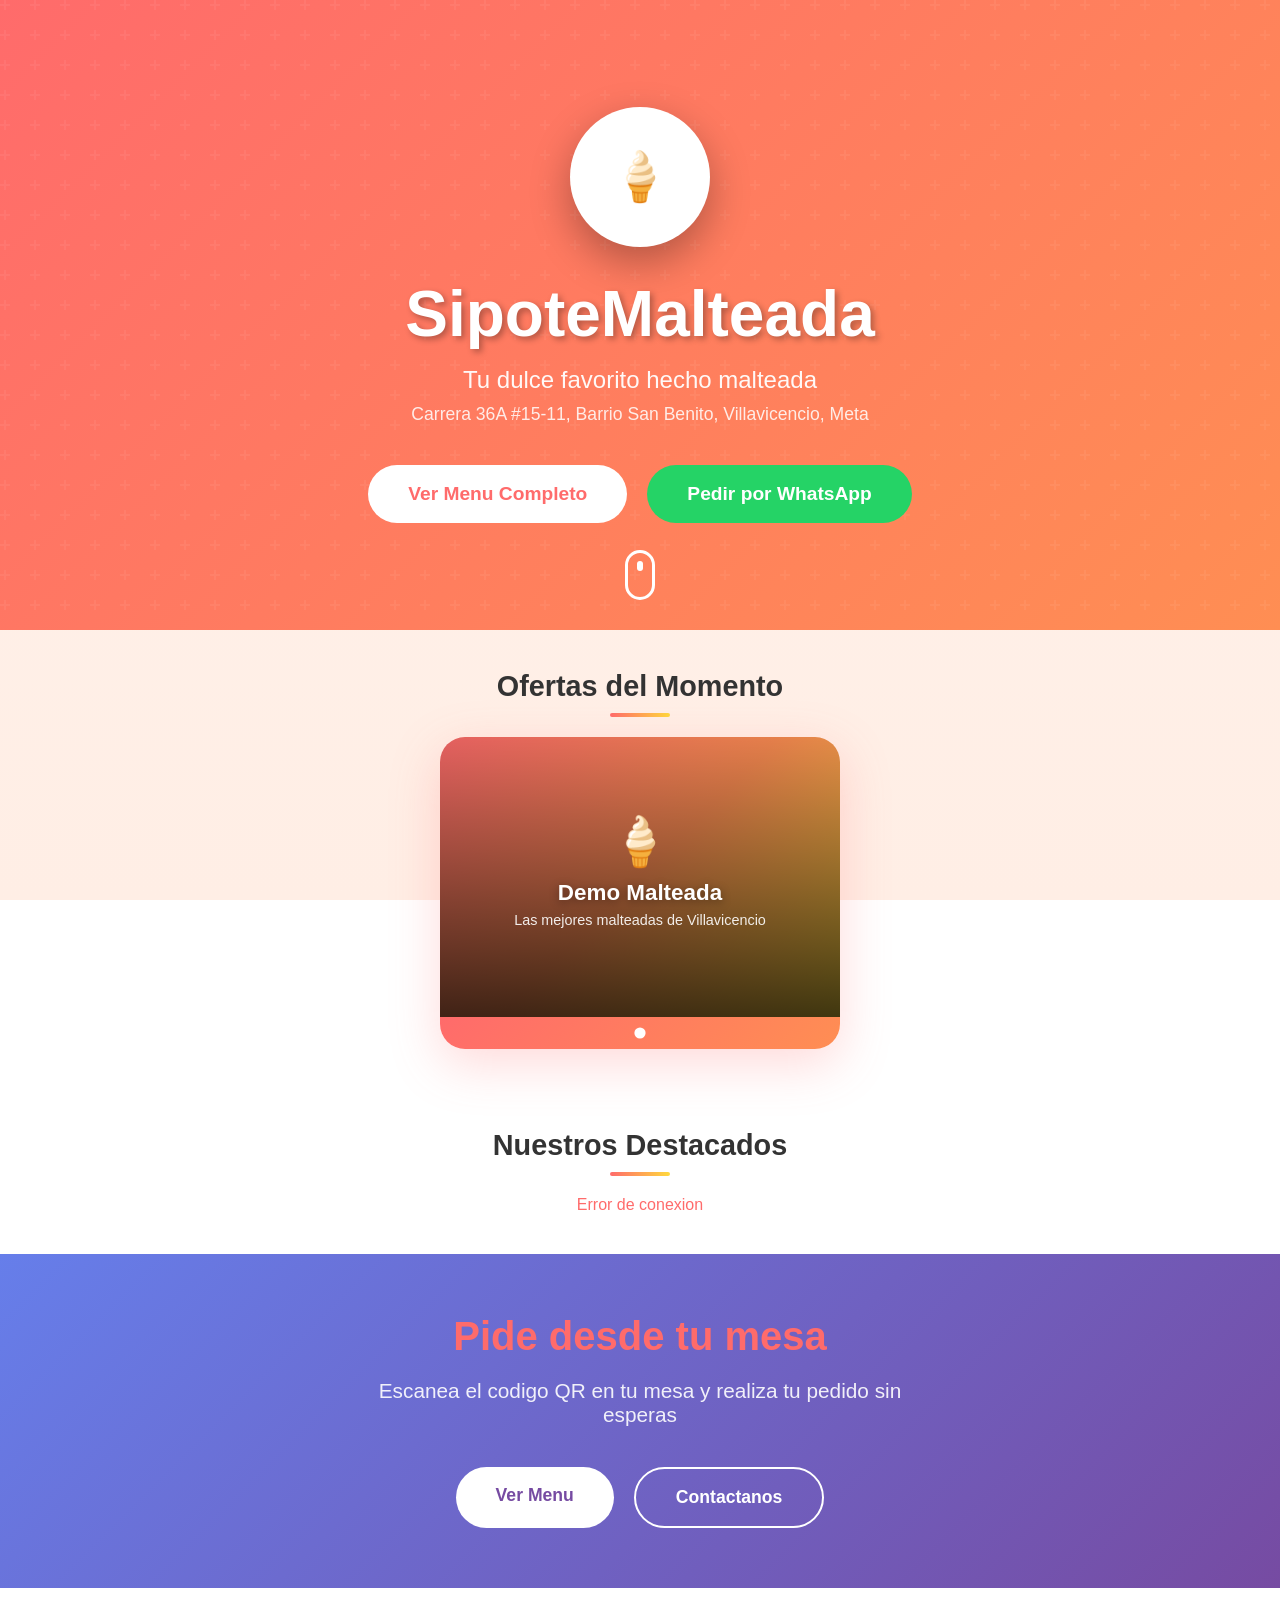
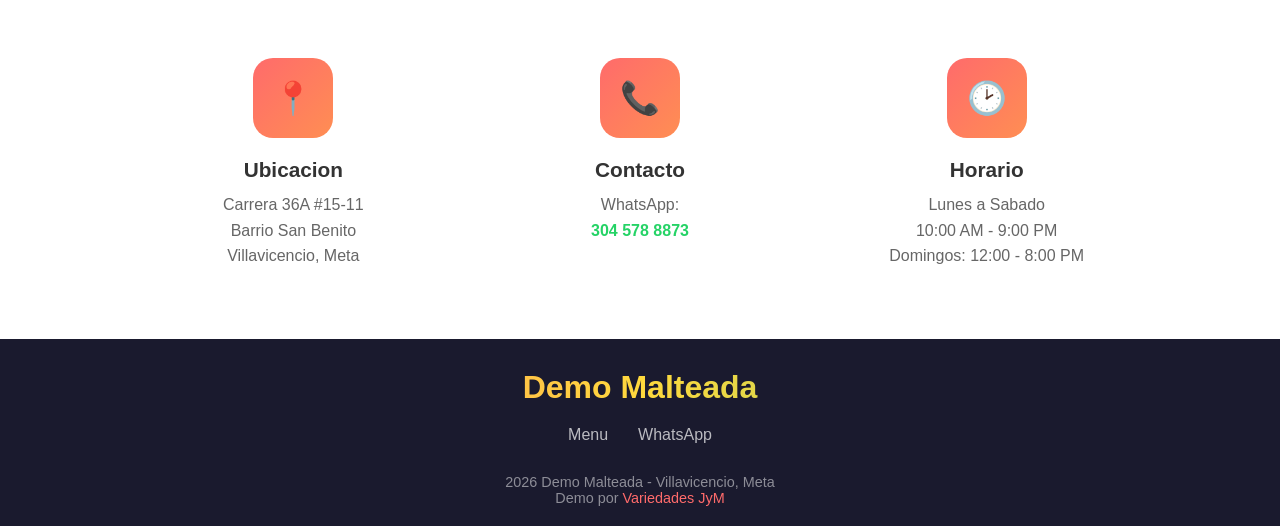
<file: index.html>
<!DOCTYPE html>
<html lang="es">
<head>
    <meta charset="UTF-8">
    <meta name="viewport" content="width=device-width, initial-scale=1.0">
    <title>SipoteMalteada | Villavicencio, Meta</title>
    <link rel="stylesheet" href="css/styles.css">
    <style>
        /* LANDING PAGE STYLES */
        * { margin: 0; padding: 0; box-sizing: border-box; }

        body {
            font-family: 'Segoe UI', Arial, sans-serif;
            background: linear-gradient(180deg, #fff5f0 0%, #fff0e8 50%, #ffeee5 100%);
            background-attachment: fixed;
            overflow-x: hidden;
        }

        .main-content {
            background: transparent;
        }

        /* HERO SECTION */
        .hero-section {
            min-height: 70vh;
            background: linear-gradient(135deg, #ff6b6b 0%, #ff8e53 25%, #ffd93d 50%, #6bcb77 75%, #4d96ff 100%);
            background-size: 400% 400%;
            animation: gradientMove 15s ease infinite;
            display: flex;
            flex-direction: column;
            align-items: center;
            justify-content: center;
            text-align: center;
            padding: 30px 20px;
            position: relative;
        }

        @keyframes gradientMove {
            0% { background-position: 0% 50%; }
            50% { background-position: 100% 50%; }
            100% { background-position: 0% 50%; }
        }

        .hero-section::before {
            content: '';
            position: absolute;
            top: 0;
            left: 0;
            right: 0;
            bottom: 0;
            background: url("data:image/svg+xml,%3Csvg width='60' height='60' viewBox='0 0 60 60' xmlns='http://www.w3.org/2000/svg'%3E%3Cg fill='none' fill-rule='evenodd'%3E%3Cg fill='%23ffffff' fill-opacity='0.1'%3E%3Cpath d='M36 34v-4h-2v4h-4v2h4v4h2v-4h4v-2h-4zm0-30V0h-2v4h-4v2h4v4h2V6h4V4h-4zM6 34v-4H4v4H0v2h4v4h2v-4h4v-2H6zM6 4V0H4v4H0v2h4v4h2V6h4V4H6z'/%3E%3C/g%3E%3C/g%3E%3C/svg%3E");
            opacity: 0.5;
        }

        .hero-content {
            position: relative;
            z-index: 1;
        }

        .logo-container {
            margin-bottom: 30px;
        }

        .logo-placeholder {
            width: 140px;
            height: 140px;
            background: white;
            border-radius: 50%;
            display: flex;
            align-items: center;
            justify-content: center;
            margin: 0 auto;
            box-shadow: 0 15px 40px rgba(0,0,0,0.3);
            font-size: 3em;
            animation: bounce 2s infinite;
        }

        @keyframes bounce {
            0%, 100% { transform: translateY(0); }
            50% { transform: translateY(-15px); }
        }

        .hero-title {
            font-size: 4em;
            color: white;
            text-shadow: 3px 3px 6px rgba(0,0,0,0.3);
            margin-bottom: 15px;
            animation: fadeInUp 1s ease;
        }

        .hero-slogan {
            font-size: 1.5em;
            color: rgba(255,255,255,0.95);
            margin-bottom: 10px;
            animation: fadeInUp 1s ease 0.2s both;
        }

        .hero-location {
            font-size: 1.1em;
            color: rgba(255,255,255,0.85);
            margin-bottom: 40px;
            animation: fadeInUp 1s ease 0.4s both;
        }

        @keyframes fadeInUp {
            from {
                opacity: 0;
                transform: translateY(30px);
            }
            to {
                opacity: 1;
                transform: translateY(0);
            }
        }

        .hero-buttons {
            display: flex;
            gap: 20px;
            flex-wrap: wrap;
            justify-content: center;
            animation: fadeInUp 1s ease 0.6s both;
        }

        .hero-btn {
            padding: 18px 40px;
            font-size: 1.2em;
            border-radius: 50px;
            text-decoration: none;
            font-weight: bold;
            transition: all 0.3s;
            display: flex;
            align-items: center;
            gap: 10px;
        }

        .hero-btn:hover {
            transform: translateY(-5px);
            box-shadow: 0 15px 40px rgba(0,0,0,0.3);
        }

        .btn-menu {
            background: white;
            color: #ff6b6b;
        }

        .btn-whatsapp {
            background: #25D366;
            color: white;
        }

        .scroll-indicator {
            position: absolute;
            bottom: 30px;
            left: 50%;
            transform: translateX(-50%);
            animation: scrollBounce 2s infinite;
        }

        .scroll-indicator span {
            display: block;
            width: 30px;
            height: 50px;
            border: 3px solid white;
            border-radius: 20px;
            position: relative;
        }

        .scroll-indicator span::before {
            content: '';
            position: absolute;
            top: 8px;
            left: 50%;
            transform: translateX(-50%);
            width: 6px;
            height: 10px;
            background: white;
            border-radius: 3px;
            animation: scrollDot 2s infinite;
        }

        @keyframes scrollBounce {
            0%, 100% { transform: translateX(-50%) translateY(0); }
            50% { transform: translateX(-50%) translateY(10px); }
        }

        @keyframes scrollDot {
            0%, 100% { opacity: 1; top: 8px; }
            50% { opacity: 0.5; top: 20px; }
        }

        /* OFERTAS SECTION */
        .offers-section {
            padding: 40px 20px;
            background: transparent;
        }

        .section-title {
            text-align: center;
            font-size: 1.8em;
            color: #333;
            margin-bottom: 20px;
            position: relative;
        }

        .section-title::after {
            content: '';
            display: block;
            width: 60px;
            height: 4px;
            background: linear-gradient(90deg, #ff6b6b, #ffd93d);
            margin: 10px auto 0;
            border-radius: 2px;
        }

        .offers-slider {
            max-width: 400px;
            margin: 0 auto;
            position: relative;
            overflow: hidden;
            border-radius: 25px;
            box-shadow: 0 15px 50px rgba(255,107,107,0.25);
        }

        .offers-track {
            display: flex;
            transition: transform 0.5s ease;
        }

        .offer-slide {
            min-width: 100%;
            height: 280px;
            background-size: cover;
            background-position: center;
            position: relative;
            display: flex;
            align-items: center;
            justify-content: center;
        }

        .offer-slide::before {
            content: '';
            position: absolute;
            inset: 0;
            background: linear-gradient(to top, rgba(0,0,0,0.75) 0%, rgba(0,0,0,0.1) 100%);
        }

        .offer-content {
            position: relative;
            z-index: 2;
            text-align: center;
            padding: 20px;
            color: white;
        }

        .offer-content h3 {
            font-size: 1.4em;
            margin-bottom: 6px;
            text-shadow: 0 2px 10px rgba(0,0,0,0.4);
        }

        .offer-content p {
            font-size: 0.9em;
            opacity: 0.9;
            margin-bottom: 12px;
        }

        .offer-btn {
            background: white;
            color: #ff6b6b;
            padding: 10px 25px;
            border: none;
            border-radius: 25px;
            font-size: 0.95em;
            font-weight: bold;
            cursor: pointer;
            transition: all 0.3s;
            box-shadow: 0 5px 20px rgba(0,0,0,0.2);
            text-decoration: none;
            display: inline-block;
        }

        .offer-btn:hover {
            background: #ff6b6b;
            color: white;
            transform: scale(1.05);
        }

        .slider-dots {
            display: flex;
            justify-content: center;
            gap: 8px;
            padding: 12px;
            background: linear-gradient(135deg, #ff6b6b, #ff8e53);
        }

        .slider-dot {
            width: 8px;
            height: 8px;
            border-radius: 50%;
            background: rgba(255,255,255,0.4);
            cursor: pointer;
            transition: all 0.3s;
        }

        .slider-dot.active {
            background: white;
            transform: scale(1.4);
        }

        /* DESTACADOS SECTION */
        .featured-section {
            padding: 40px 20px;
            background: transparent;
        }

        .featured-grid {
            display: grid;
            grid-template-columns: repeat(auto-fit, minmax(280px, 1fr));
            gap: 30px;
            max-width: 1200px;
            margin: 0 auto;
        }

        .product-card {
            background: white;
            border-radius: 25px;
            overflow: hidden;
            box-shadow: 0 10px 40px rgba(0,0,0,0.1);
            transition: all 0.4s;
            position: relative;
        }

        .product-card:hover {
            transform: translateY(-15px);
            box-shadow: 0 25px 60px rgba(0,0,0,0.2);
        }

        .product-card img {
            width: 100%;
            height: 220px;
            object-fit: cover;
        }

        .product-info {
            padding: 25px;
            text-align: center;
        }

        .product-info h3 {
            font-size: 1.4em;
            color: #333;
            margin-bottom: 10px;
        }

        .product-price {
            font-size: 1.8em;
            color: #ff6b6b;
            font-weight: bold;
            margin-bottom: 20px;
        }

        .add-cart-btn {
            background: linear-gradient(135deg, #ff6b6b, #ff8e53);
            color: white;
            padding: 15px 35px;
            border: none;
            border-radius: 30px;
            font-size: 1.1em;
            cursor: pointer;
            transition: all 0.3s;
            width: 100%;
        }

        .add-cart-btn:hover {
            transform: scale(1.05);
            box-shadow: 0 10px 30px rgba(255,107,107,0.4);
        }

        .badge-featured {
            position: absolute;
            top: 20px;
            right: 20px;
            background: #ffd93d;
            color: #333;
            padding: 8px 15px;
            border-radius: 20px;
            font-size: 0.85em;
            font-weight: bold;
        }

        /* CTA SECTION */
        .cta-section {
            padding: 60px 20px;
            background: linear-gradient(135deg, #667eea 0%, #764ba2 100%);
            text-align: center;
            color: white;
        }

        .cta-section h2 {
            font-size: 2.5em;
            margin-bottom: 20px;
        }

        .cta-section p {
            font-size: 1.3em;
            opacity: 0.9;
            margin-bottom: 40px;
            max-width: 600px;
            margin-left: auto;
            margin-right: auto;
        }

        .cta-buttons {
            display: flex;
            gap: 20px;
            justify-content: center;
            flex-wrap: wrap;
        }

        .cta-btn {
            padding: 18px 40px;
            font-size: 1.1em;
            border-radius: 50px;
            text-decoration: none;
            font-weight: bold;
            transition: all 0.3s;
        }

        .cta-btn:hover {
            transform: translateY(-5px);
        }

        .cta-btn.primary {
            background: white;
            color: #764ba2;
        }

        .cta-btn.secondary {
            background: transparent;
            color: white;
            border: 2px solid white;
        }

        /* INFO SECTION */
        .info-section {
            padding: 40px 20px;
            background: transparent;
        }

        .info-grid {
            display: grid;
            grid-template-columns: repeat(auto-fit, minmax(250px, 1fr));
            gap: 40px;
            max-width: 1000px;
            margin: 0 auto;
        }

        .info-card {
            text-align: center;
            padding: 30px;
        }

        .info-icon {
            width: 80px;
            height: 80px;
            background: linear-gradient(135deg, #ff6b6b, #ff8e53);
            border-radius: 20px;
            display: flex;
            align-items: center;
            justify-content: center;
            font-size: 2em;
            margin: 0 auto 20px;
            color: white;
        }

        .info-card h3 {
            font-size: 1.3em;
            color: #333;
            margin-bottom: 10px;
        }
        .info-card a {
            color: #25D366;
            font-weight: bold;
            text-decoration: none;
        }

        .info-card a:hover {
            text-decoration: underline;
        }
        
        .info-card p {
            color: #666;
            line-height: 1.6;
        }

        /* FOOTER */
        .footer {
            background: #1a1a2e;
            color: white;
            padding: 30px 20px 20px;
            text-align: center;
        }

        .footer-brand {
            font-size: 2em;
            margin-bottom: 20px;
            background: linear-gradient(90deg, #ff6b6b, #ffd93d, #6bcb77);
            -webkit-background-clip: text;
            -webkit-text-fill-color: transparent;
            background-clip: text;
        }

        .footer-links {
            display: flex;
            justify-content: center;
            gap: 30px;
            margin-bottom: 30px;
            flex-wrap: wrap;
        }

        .footer-links a {
            color: rgba(255,255,255,0.7);
            text-decoration: none;
            transition: color 0.3s;
        }

        .footer-links a:hover {
            color: #ff6b6b;
        }

        .footer-copy {
            color: rgba(255,255,255,0.5);
            font-size: 0.9em;
        }

        .footer-copy a {
            color: #ff6b6b;
            text-decoration: none;
        }

        /* CART STYLES */
        #mini-cart {
            position: fixed;
            bottom: 100px;
            right: 20px;
            background: white;
            border-radius: 20px;
            padding: 25px;
            box-shadow: 0 10px 50px rgba(0,0,0,0.2);
            width: 320px;
            max-height: 400px;
            overflow-y: auto;
            display: none;
            z-index: 1000;
        }

        #mini-cart h3 {
            color: #ff6b6b;
            margin-bottom: 15px;
        }

        #cart-toggle {
            position: fixed;
            bottom: 30px;
            right: 30px;
            width: 70px;
            height: 70px;
            border-radius: 50%;
            background: linear-gradient(135deg, #ff6b6b, #ff8e53);
            color: white;
            border: none;
            cursor: pointer;
            font-size: 1.8em;
            display: none;
            align-items: center;
            justify-content: center;
            box-shadow: 0 10px 30px rgba(255,107,107,0.5);
            z-index: 1001;
            transition: all 0.3s;
        }

        #cart-toggle:hover {
            transform: scale(1.1);
        }

        #cart-count {
            position: absolute;
            top: -5px;
            right: -5px;
            background: #ffd93d;
            color: #333;
            width: 28px;
            height: 28px;
            border-radius: 50%;
            display: flex;
            align-items: center;
            justify-content: center;
            font-size: 0.6em;
            font-weight: bold;
        }

        .mini-cart-item {
            display: flex;
            justify-content: space-between;
            align-items: center;
            padding: 10px 0;
            border-bottom: 1px solid #eee;
        }

        #mini-cart-total {
            font-size: 1.3em;
            font-weight: bold;
            color: #ff6b6b;
            padding: 15px 0;
        }

        #checkout-mini, #clear-cart {
            width: 100%;
            padding: 12px;
            border: none;
            border-radius: 25px;
            cursor: pointer;
            font-size: 1em;
            margin-top: 10px;
        }

        #checkout-mini {
            background: #25D366;
            color: white;
        }

        #clear-cart {
            background: #f0f0f0;
            color: #666;
        }

        .remove-item {
            background: #ff6b6b;
            color: white;
            border: none;
            width: 25px;
            height: 25px;
            border-radius: 50%;
            cursor: pointer;
        }

        /* RESPONSIVE */
        @media (max-width: 768px) {
            .hero-title { font-size: 2.5em; }
            .hero-slogan { font-size: 1.2em; }
            .hero-btn { padding: 15px 30px; font-size: 1em; }
            .section-title { font-size: 2em; }
            .offer-slide { height: 300px; }
            .offer-content h3 { font-size: 1.5em; }
        }
    </style>
</head>
<body>
    <!-- HERO -->
    <section class="hero-section">
        <div class="hero-content">
            <div class="logo-container">
                <div class="logo-placeholder">&#127846;</div>
            </div>
            <h1 class="hero-title">SipoteMalteada</h1>
            <p class="hero-slogan">Tu dulce favorito hecho malteada</p>
            <p class="hero-location">Carrera 36A #15-11, Barrio San Benito, Villavicencio, Meta</p>
            <div class="hero-buttons">
                <a href="menu.html" class="hero-btn btn-menu">Ver Menu Completo</a>
                <a href="https://wa.me/573045788873" class="hero-btn btn-whatsapp" target="_blank">Pedir por WhatsApp</a>
            </div>
        </div>
        <div class="scroll-indicator">
            <span></span>
        </div>
    </section>

    <!-- OFERTAS -->
    <section class="offers-section">
        <h2 class="section-title">Ofertas del Momento</h2>
        <div class="offers-slider">
            <div class="offers-track" id="offers-track">
                <!-- Slides dinamicos -->
            </div>
            <div class="slider-dots" id="slider-dots"></div>
        </div>
    </section>

    <!-- DESTACADOS -->
    <section class="featured-section">
        <h2 class="section-title">Nuestros Destacados</h2>
        <div class="featured-grid" id="featured-products">
            <p style="text-align:center;grid-column:1/-1;color:#666">Cargando productos...</p>
        </div>
    </section>

    <!-- CTA -->
    <section class="cta-section">
        <h2>Pide desde tu mesa</h2>
        <p>Escanea el codigo QR en tu mesa y realiza tu pedido sin esperas</p>
        <div class="cta-buttons">
            <a href="menu.html" class="cta-btn primary">Ver Menu</a>
            <a href="https://wa.me/573045788873" class="cta-btn secondary" target="_blank">Contactanos</a>
        </div>
    </section>

    <!-- INFO -->
    <section class="info-section">
        <div class="info-grid">
            <div class="info-card">
                <div class="info-icon">&#128205;</div>
                <h3>Ubicacion</h3>
                <p>Carrera 36A #15-11<br>Barrio San Benito<br>Villavicencio, Meta</p>
            </div>
            <div class="info-card">
    <div class="info-icon">&#128222;</div>
    <h3>Contacto</h3>
    <p>
        WhatsApp:<br>
        <a href="https://wa.me/573045788873" target="_blank">
            304 578 8873
        </a>
    </p>
</div>
            <div class="info-card">
                <div class="info-icon">&#128337;</div>
                <h3>Horario</h3>
                <p>Lunes a Sabado<br>10:00 AM - 9:00 PM<br>Domingos: 12:00 - 8:00 PM</p>
            </div>
        </div>
    </section>

    <!-- FOOTER -->
    <footer class="footer">
        <h3 class="footer-brand">Demo Malteada</h3>
        <div class="footer-links">
            <a href="menu.html">Menu</a>
            <a href="https://wa.me/573045788873" target="_blank">WhatsApp</a>
        </div>
        <p class="footer-copy">
            2026 Demo Malteada - Villavicencio, Meta<br>
            Demo por <a href="https://madfer93.github.io/Perfil-comercial-Manuel/" target="_blank">Variedades JyM</a>
        </p>
    </footer>

    <!-- CARRITO -->
    <div id="mini-cart">
        <h3>Tu Carrito</h3>
        <div id="mini-cart-items"></div>
        <div id="mini-cart-total">Total: $0</div>
        <button id="checkout-mini" onclick="checkout()">Enviar por WhatsApp</button>
        <button id="clear-cart" onclick="clearCart()">Vaciar Carrito</button>
    </div>
    <button id="cart-toggle" onclick="toggleCart()">
        &#128722;
        <span id="cart-count">0</span>
    </button>

    <script src="js/config.js"></script>
    <script src="js/supabase.js"></script>
    <script src="js/cart.js"></script>
    <script>
        // Productos destacados
        async function loadFeatured() {
            const container = document.getElementById('featured-products');

            try {
                const { data, error } = await supabase.from('products').select('*');

                console.log('=== DESTACADOS ===');
                console.log('Total productos:', data ? data.length : 0);
                if (data) {
                    console.log('Con featured=true:', data.filter(p => p.featured === true).length);
                    data.forEach(p => console.log('- ' + p.name + ': featured=' + p.featured + ', available=' + p.available));
                }

                if (error) {
                    console.error('Error Supabase:', error);
                    container.innerHTML = '<p style="text-align:center;grid-column:1/-1;color:#ff6b6b">Error: ' + (error.message || 'Conexion fallida') + '</p>';
                    return;
                }

                if (!data || data.length === 0) {
                    container.innerHTML = '<p style="text-align:center;grid-column:1/-1;color:#999">No hay productos en la base de datos</p>';
                    return;
                }

                // Mostrar productos marcados como featured
                let featured = data.filter(p => p.featured === true && p.available !== false);

                if (featured.length === 0) {
                    // Fallback: primeros 4 disponibles
                    featured = data.filter(p => p.available !== false).slice(0, 4);
                }

                if (featured.length === 0) {
                    // Ultimo fallback: primeros 4 sin filtro
                    featured = data.slice(0, 4);
                }

                console.log('Mostrando:', featured.map(p => p.name).join(', '));

                container.innerHTML = featured.map(p => {
                    const img = p.image_url || 'https://images.unsplash.com/photo-1572490122747-3968b75cc699?w=400';
                    return '<div class="product-card">' +
                        '<span class="badge-featured">Destacado</span>' +
                        '<img src="' + img + '" alt="' + p.name + '" onerror="this.src=\'https://via.placeholder.com/400x220?text=Demo\'">' +
                        '<div class="product-info">' +
                            '<h3>' + p.name + '</h3>' +
                            '<p class="product-price">$' + Number(p.price).toLocaleString('es-CO') + '</p>' +
                            '<button class="add-cart-btn" onclick="addToCart(\'' + p.name.replace(/'/g, '') + '\', ' + p.price + ', 1)">Agregar al Carrito</button>' +
                        '</div>' +
                    '</div>';
                }).join('');
            } catch (err) {
                console.error('Error fatal:', err);
                container.innerHTML = '<p style="text-align:center;grid-column:1/-1;color:#ff6b6b">Error de conexion</p>';
            }
        }

        // Ofertas slider
        let currentSlide = 0;
        let slidesData = [];

        // Gradientes coloridos tematicos de malteadas
        const milkshakeGradients = [
            'linear-gradient(135deg, #ff6b6b 0%, #ff8e53 50%, #ffd93d 100%)', // Fresa-Mango
            'linear-gradient(135deg, #a855f7 0%, #ec4899 50%, #f472b6 100%)', // Mora-Rosa
            'linear-gradient(135deg, #4ade80 0%, #22d3ee 50%, #38bdf8 100%)', // Menta-Cielo
            'linear-gradient(135deg, #fbbf24 0%, #f59e0b 50%, #d97706 100%)', // Mango-Naranja
            'linear-gradient(135deg, #8b5cf6 0%, #6366f1 50%, #4f46e5 100%)', // Uva-Morado
            'linear-gradient(135deg, #f43f5e 0%, #fb7185 50%, #fda4af 100%)'  // Cereza-Rosa
        ];

        async function loadOffers() {
            const track = document.getElementById('offers-track');
            const dots = document.getElementById('slider-dots');

            try {
                const { data: offers, error: offersError } = await supabase.from('offers').select('*');
                const { data: products } = await supabase.from('products').select('*');

                console.log('=== OFERTAS ===');
                console.log('Total ofertas:', offers ? offers.length : 0);
                if (offersError) console.error('Error ofertas:', offersError);
                if (offers) {
                    offers.forEach(o => console.log('- ' + o.name + ': available=' + o.available + ', active=' + o.active));
                }

                // Verificar tanto 'available' como 'active' por compatibilidad
                const activeOffers = offers ? offers.filter(o => o.available !== false && o.active !== false) : [];
                console.log('Ofertas activas:', activeOffers.length);

            if (activeOffers.length > 0) {
                slidesData = activeOffers.map((o, idx) => {
                    const product = products ? products.find(p => p.id === o.product_id) : null;
                    const hasImage = o.image_url || (product && product.image_url);
                    return {
                        name: o.name,
                        description: o.description || (product ? product.name + ' con ' + o.discount_percentage + '% OFF' : ''),
                        image: hasImage ? (o.image_url || product.image_url) : null,
                        gradient: milkshakeGradients[idx % milkshakeGradients.length],
                        price: product ? Math.round(product.price * (1 - o.discount_percentage / 100)) : 0,
                        productName: product ? product.name : o.name,
                        discount: o.discount_percentage
                    };
                });
            } else if (products && products.length > 0) {
                // Fallback: mostrar productos disponibles
                const availableProducts = products.filter(p => p.available !== false).slice(0, 5);
                slidesData = (availableProducts.length > 0 ? availableProducts : products.slice(0, 5)).map((p, idx) => ({
                    name: p.name,
                    description: p.description || 'Delicioso ' + p.name,
                    image: p.image_url || null,
                    gradient: milkshakeGradients[idx % milkshakeGradients.length],
                    price: p.price,
                    productName: p.name,
                    discount: 0
                }));
            }

            if (slidesData.length === 0) {
                track.innerHTML = '<div class="offer-slide" style="background:' + milkshakeGradients[0] + '"><div class="offer-content"><span style="font-size:3em;display:block;margin-bottom:10px">&#127846;</span><h3>Demo Malteada</h3><p>Las mejores malteadas de Villavicencio</p><a href="menu.html" class="offer-btn">Ver Menu</a></div></div>';
                dots.innerHTML = '<div class="slider-dot active"></div>';
                return;
            }

            track.innerHTML = slidesData.map((s, idx) => {
                const bgStyle = s.image
                    ? 'background-image:url(' + s.image + ')'
                    : 'background:' + s.gradient;
                const discountBadge = s.discount > 0
                    ? '<span style="position:absolute;top:15px;right:15px;background:#ffd93d;color:#333;padding:8px 16px;border-radius:20px;font-weight:bold;font-size:0.95em;z-index:3">-' + s.discount + '%</span>'
                    : '';
                const emoji = !s.image ? '<span style="font-size:3em;display:block;margin-bottom:10px">&#127846;</span>' : '';

                return '<div class="offer-slide" style="' + bgStyle + '">' +
                    discountBadge +
                    '<div class="offer-content">' +
                        emoji +
                        '<h3>' + s.name + '</h3>' +
                        '<p>' + s.description + '</p>' +
                        (s.price ? '<button class="offer-btn" onclick="addToCart(\'' + s.productName.replace(/'/g, '') + '\', ' + s.price + ', 1)">$' + Number(s.price).toLocaleString('es-CO') + ' - Pedir</button>' : '') +
                    '</div>' +
                '</div>';
            }).join('');

            dots.innerHTML = slidesData.map((_, i) =>
                '<div class="slider-dot' + (i === 0 ? ' active' : '') + '" onclick="goToSlide(' + i + ')"></div>'
            ).join('');

            // Auto slide
            setInterval(nextSlide, 8000);
            } catch (err) {
                console.error('Error cargando ofertas:', err);
                track.innerHTML = '<div class="offer-slide" style="background:' + milkshakeGradients[0] + '"><div class="offer-content"><span style="font-size:3em;display:block;margin-bottom:10px">&#127846;</span><h3>Demo Malteada</h3><p>Las mejores malteadas de Villavicencio</p></div></div>';
                dots.innerHTML = '<div class="slider-dot active"></div>';
            }
        }

        function goToSlide(index) {
            currentSlide = index;
            updateSlider();
        }

        function nextSlide() {
            currentSlide = (currentSlide + 1) % slidesData.length;
            updateSlider();
        }

        function updateSlider() {
            const track = document.getElementById('offers-track');
            const dots = document.querySelectorAll('.slider-dot');

            track.style.transform = 'translateX(-' + (currentSlide * 100) + '%)';

            dots.forEach((dot, i) => {
                dot.classList.toggle('active', i === currentSlide);
            });
        }

        // Inicializar
        loadFeatured();
        loadOffers();
    </script>
</body>
</html>
</file>
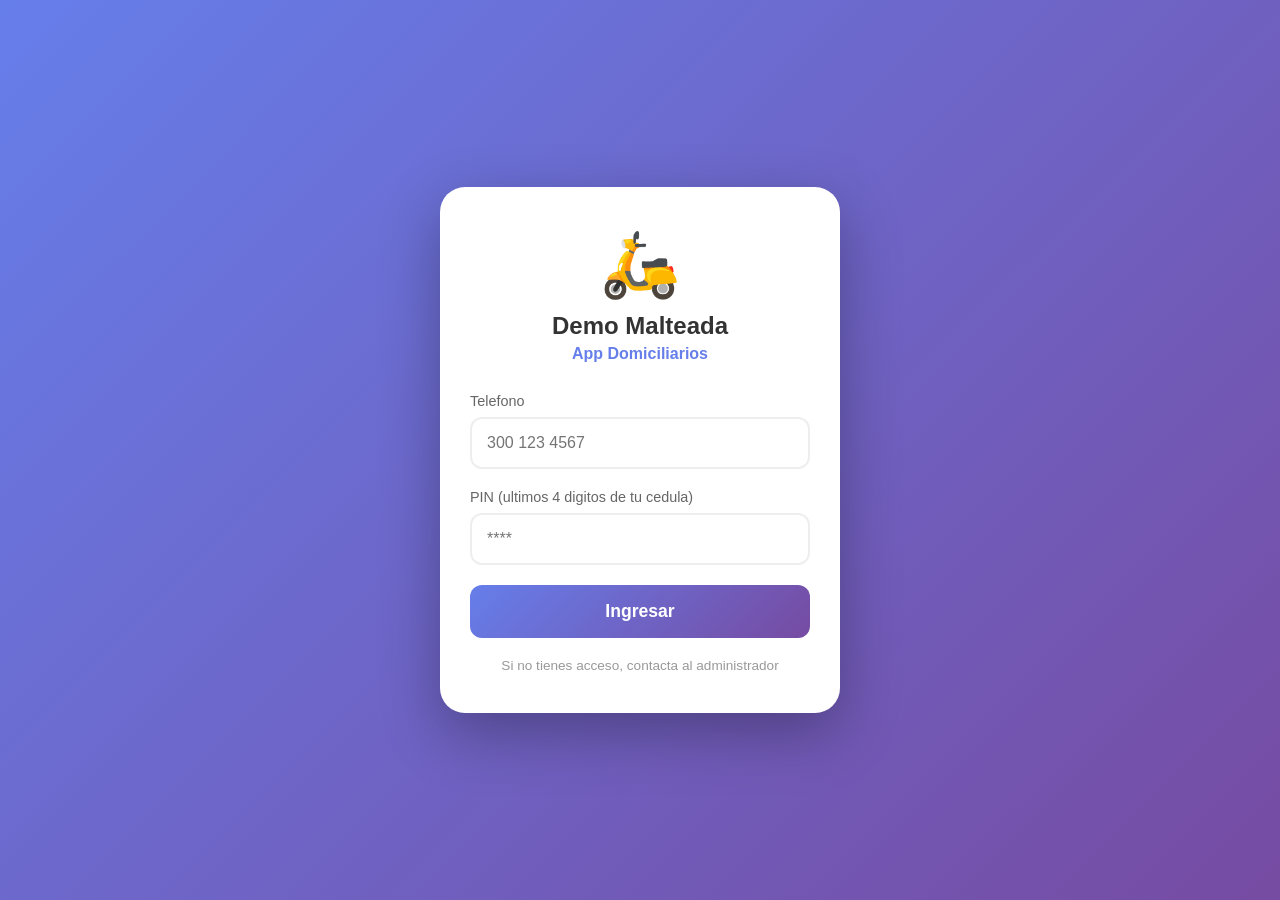
<file: domiciliario.html>
<!DOCTYPE html>
<html lang="es">
<head>
    <meta charset="UTF-8">
    <meta name="viewport" content="width=device-width, initial-scale=1.0, maximum-scale=1.0, user-scalable=no">
    <title>Domiciliario - Demo Malteada</title>
    <link rel="stylesheet" href="css/domiciliario.css">
    <link rel="manifest" href="manifest-driver.json">
    <meta name="theme-color" content="#667eea">
    <meta name="apple-mobile-web-app-capable" content="yes">
    <meta name="apple-mobile-web-app-status-bar-style" content="black-translucent">
</head>
<body>
    <!-- LOGIN -->
    <div id="login-screen" class="screen active">
        <div class="login-container">
            <div class="login-header">
                <span class="logo-icon">🛵</span>
                <h1>Demo Malteada</h1>
                <p>App Domiciliarios</p>
            </div>
            <form id="login-form" onsubmit="loginDriver(event)">
                <div class="form-group">
                    <label>Telefono</label>
                    <input type="tel" id="driver-phone" required placeholder="300 123 4567">
                </div>
                <div class="form-group">
                    <label>PIN (ultimos 4 digitos de tu cedula)</label>
                    <input type="password" id="driver-pin" required maxlength="4" placeholder="****" inputmode="numeric">
                </div>
                <button type="submit" class="btn-login">Ingresar</button>
            </form>
            <p class="login-help">Si no tienes acceso, contacta al administrador</p>
        </div>
    </div>

    <!-- APP PRINCIPAL -->
    <div id="app-screen" class="screen">
        <!-- Header -->
        <header class="app-header">
            <div class="header-info">
                <span class="status-dot" id="status-dot"></span>
                <span id="driver-name">Cargando...</span>
            </div>
            <div class="header-actions">
                <button class="btn-icon" onclick="toggleStatus()" id="btn-status" title="Cambiar estado">
                    <span id="status-icon">🟢</span>
                </button>
                <button class="btn-icon" onclick="showIncidentForm()" title="Reportar incidente">⚠️</button>
                <button class="btn-icon" onclick="logout()" title="Salir">🚪</button>
            </div>
        </header>

        <!-- Status Banner -->
        <div class="status-banner" id="status-banner">
            <span id="status-text">Disponible</span>
            <button class="btn-change-status" onclick="toggleStatus()" id="btn-change-status">Marcar Ocupado</button>
        </div>

        <!-- Tabs -->
        <nav class="app-tabs">
            <button class="tab active" data-tab="disponibles" onclick="switchTab('disponibles')">
                <span class="tab-icon">📦</span>
                <span class="tab-label">Disponibles</span>
                <span class="tab-badge" id="badge-disponibles">0</span>
            </button>
            <button class="tab" data-tab="mi-pedido" onclick="switchTab('mi-pedido')">
                <span class="tab-icon">🛵</span>
                <span class="tab-label">Mi Pedido</span>
            </button>
            <button class="tab" data-tab="historial" onclick="switchTab('historial')">
                <span class="tab-icon">📋</span>
                <span class="tab-label">Historial</span>
            </button>
        </nav>

        <!-- Tab Content: Pedidos Disponibles -->
        <section class="tab-content active" id="tab-disponibles">
            <div class="section-header">
                <h2>Pedidos Disponibles</h2>
                <button class="btn-refresh" onclick="loadAvailableOrders()">🔄</button>
            </div>
            <div class="orders-list" id="available-orders">
                <div class="empty-state">
                    <span>📭</span>
                    <p>No hay pedidos disponibles</p>
                </div>
            </div>
        </section>

        <!-- Tab Content: Mi Pedido Actual -->
        <section class="tab-content" id="tab-mi-pedido">
            <div id="current-order-container">
                <div class="empty-state">
                    <span>🛵</span>
                    <p>No tienes pedido asignado</p>
                    <small>Toma un pedido de la lista de disponibles</small>
                </div>
            </div>
        </section>

        <!-- Tab Content: Historial -->
        <section class="tab-content" id="tab-historial">
            <div class="section-header">
                <h2>Mis Entregas de Hoy</h2>
            </div>
            <div class="orders-list" id="history-orders">
                <div class="empty-state">
                    <span>📋</span>
                    <p>Sin entregas hoy</p>
                </div>
            </div>
            <div class="history-stats" id="history-stats">
                <div class="stat">
                    <span class="stat-value" id="stat-entregas">0</span>
                    <span class="stat-label">Entregas</span>
                </div>
                <div class="stat">
                    <span class="stat-value" id="stat-total">$0</span>
                    <span class="stat-label">Total</span>
                </div>
            </div>
        </section>

        <!-- Location Tracking -->
        <div class="location-bar" id="location-bar">
            <span class="location-icon">📍</span>
            <span class="location-text" id="location-text">Ubicacion desactivada</span>
            <button class="btn-location" onclick="toggleLocation()" id="btn-location">Activar</button>
        </div>
    </div>

    <!-- Modal: Confirmar Tomar Pedido -->
    <div class="modal" id="modal-tomar">
        <div class="modal-content">
            <h3>Tomar Pedido</h3>
            <div id="modal-tomar-details"></div>
            <div class="modal-actions">
                <button class="btn-cancel" onclick="closeModal('modal-tomar')">Cancelar</button>
                <button class="btn-confirm" onclick="confirmTakeOrder()">Tomar Pedido</button>
            </div>
        </div>
    </div>

    <!-- Modal: Confirmar Entrega -->
    <div class="modal" id="modal-entregar">
        <div class="modal-content">
            <h3>Confirmar Entrega</h3>
            <p>¿El pedido fue entregado correctamente?</p>
            <div class="modal-actions">
                <button class="btn-cancel" onclick="closeModal('modal-entregar')">Cancelar</button>
                <button class="btn-confirm" onclick="confirmDelivery()">Si, Entregado</button>
            </div>
        </div>
    </div>

    <!-- Modal: Reportar Incidente -->
    <div class="modal" id="modal-incidente">
        <div class="modal-content modal-large">
            <h3>Reportar Incidente</h3>
            <form id="incident-form" onsubmit="submitIncident(event)">
                <div class="form-group">
                    <label>Tipo de incidente</label>
                    <select id="incident-type" required>
                        <option value="">Selecciona...</option>
                        <option value="accidente">Accidente de transito</option>
                        <option value="robo">Robo/Atraco</option>
                        <option value="vehiculo">Problema con vehiculo</option>
                        <option value="cliente">Problema con cliente</option>
                        <option value="direccion">Direccion no encontrada</option>
                        <option value="otro">Otro</option>
                    </select>
                </div>
                <div class="form-group">
                    <label>Descripcion</label>
                    <textarea id="incident-description" required placeholder="Describe lo que paso..."></textarea>
                </div>
                <div class="form-group">
                    <label>Foto (opcional)</label>
                    <div class="photo-upload" id="incident-photo-zone">
                        <input type="file" id="incident-photo" accept="image/*" capture="environment" onchange="previewIncidentPhoto(event)">
                        <div class="photo-preview" id="incident-preview">
                            <span>📷</span>
                            <p>Toca para tomar foto</p>
                        </div>
                    </div>
                </div>
                <div class="modal-actions">
                    <button type="button" class="btn-cancel" onclick="closeModal('modal-incidente')">Cancelar</button>
                    <button type="submit" class="btn-confirm btn-danger">Enviar Reporte</button>
                </div>
            </form>
        </div>
    </div>

    <!-- Toast Notifications -->
    <div id="toast-container"></div>

    <script src="js/config.js"></script>
    <script src="js/supabase.js"></script>
    <script src="js/domiciliario.js"></script>
</body>
</html>
</file>
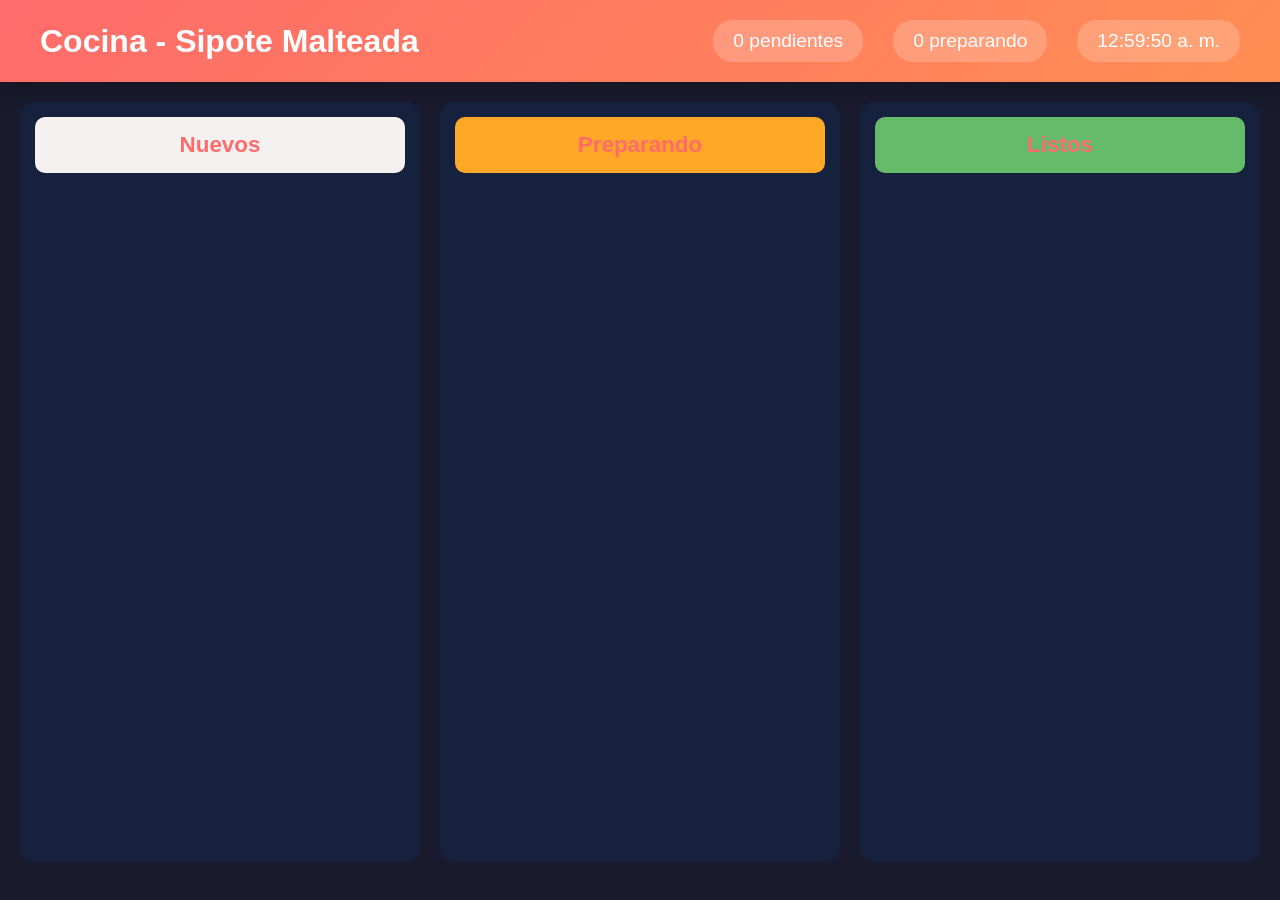
<file: kitchen.html>
<!DOCTYPE html>
<html lang="es">
<head>
    <meta charset="UTF-8">
    <meta name="viewport" content="width=device-width, initial-scale=1.0">
    <title>Cocina - Sipote Malteada</title>
    <link rel="stylesheet" href="css/styles.css">
    <link rel="stylesheet" href="css/kitchen.css">
</head>
<body class="kitchen-body">
    <header class="kitchen-header">
        <h1>Cocina - Sipote Malteada</h1>
        <div class="kitchen-stats">
            <span id="pending-count">0 pendientes</span>
            <span id="preparing-count">0 preparando</span>
            <span id="current-time"></span>
        </div>
    </header>

    <main class="kitchen-main">
        <section class="kitchen-column">
            <h2 class="column-title pending">Nuevos</h2>
            <div class="orders-container" id="pending-orders"></div>
        </section>

        <section class="kitchen-column">
            <h2 class="column-title preparing">Preparando</h2>
            <div class="orders-container" id="preparing-orders"></div>
        </section>

        <section class="kitchen-column">
            <h2 class="column-title ready">Listos</h2>
            <div class="orders-container" id="ready-orders"></div>
        </section>
    </main>

    <audio id="notification-sound" preload="auto">
        <source src="https://assets.mixkit.co/active_storage/sfx/2869/2869-preview.mp3" type="audio/mpeg">
    </audio>

    <script src="js/config.js"></script>
    <script src="js/supabase.js"></script>
    <script src="js/kitchen.js"></script>
</body>
</html>
</file>
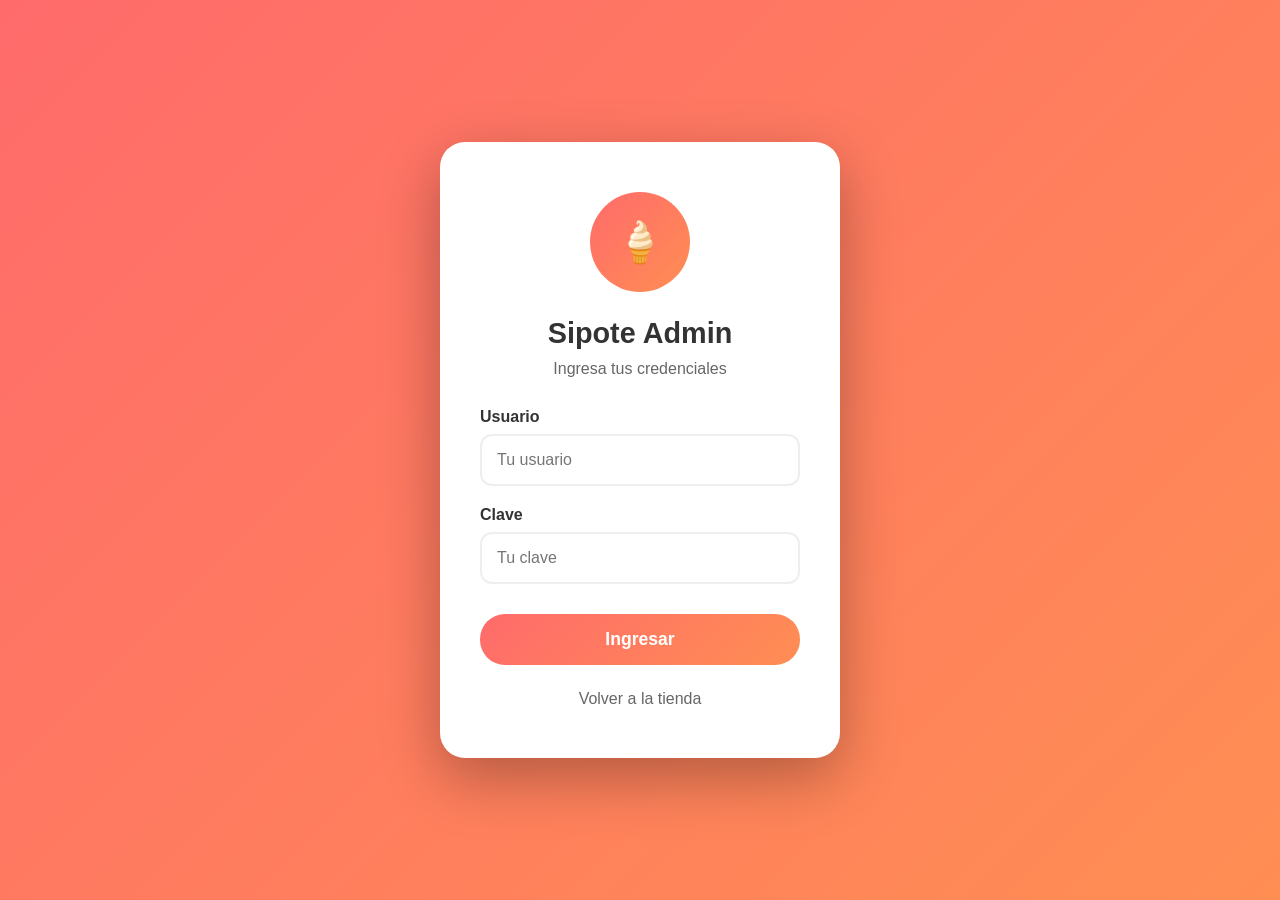
<file: login.html>
<!DOCTYPE html>
<html lang="es">
<head>
    <meta charset="UTF-8">
    <meta name="viewport" content="width=device-width, initial-scale=1.0">
    <title>Acceso - Sipote Malteada</title>
    <style>
        * { margin: 0; padding: 0; box-sizing: border-box; }
        body {
            font-family: 'Segoe UI', Arial, sans-serif;
            min-height: 100vh;
            display: flex;
            align-items: center;
            justify-content: center;
            background: linear-gradient(135deg, #ff6b6b 0%, #ff8e53 25%, #ffd93d 50%, #6bcb77 75%, #4d96ff 100%);
            background-size: 400% 400%;
            animation: gradientMove 15s ease infinite;
        }
        @keyframes gradientMove {
            0% { background-position: 0% 50%; }
            50% { background-position: 100% 50%; }
            100% { background-position: 0% 50%; }
        }
        .login-container {
            background: white;
            padding: 50px 40px;
            border-radius: 25px;
            box-shadow: 0 20px 60px rgba(0,0,0,0.3);
            width: 90%;
            max-width: 400px;
            text-align: center;
        }
        .logo {
            width: 100px;
            height: 100px;
            background: linear-gradient(135deg, #ff6b6b, #ff8e53);
            border-radius: 50%;
            display: flex;
            align-items: center;
            justify-content: center;
            margin: 0 auto 25px;
            font-size: 2.5em;
        }
        h1 {
            color: #333;
            font-size: 1.8em;
            margin-bottom: 10px;
        }
        .subtitle {
            color: #666;
            margin-bottom: 30px;
        }
        .form-group {
            margin-bottom: 20px;
            text-align: left;
        }
        .form-group label {
            display: block;
            margin-bottom: 8px;
            color: #333;
            font-weight: 600;
        }
        .form-group input {
            width: 100%;
            padding: 15px;
            border: 2px solid #eee;
            border-radius: 12px;
            font-size: 1em;
            transition: border-color 0.3s;
        }
        .form-group input:focus {
            border-color: #ff6b6b;
            outline: none;
        }
        .btn-login {
            width: 100%;
            padding: 15px;
            background: linear-gradient(135deg, #ff6b6b, #ff8e53);
            color: white;
            border: none;
            border-radius: 25px;
            font-size: 1.1em;
            font-weight: bold;
            cursor: pointer;
            transition: all 0.3s;
            margin-top: 10px;
        }
        .btn-login:hover {
            transform: scale(1.02);
            box-shadow: 0 10px 30px rgba(255,107,107,0.4);
        }
        .error-msg {
            background: #ffebee;
            color: #c62828;
            padding: 12px;
            border-radius: 10px;
            margin-bottom: 20px;
            display: none;
        }
        .back-link {
            display: block;
            margin-top: 25px;
            color: #666;
            text-decoration: none;
        }
        .back-link:hover {
            color: #ff6b6b;
        }
    </style>
</head>
<body>
    <div class="login-container">
        <div class="logo">&#127846;</div>
        <h1>Sipote Admin</h1>
        <p class="subtitle">Ingresa tus credenciales</p>
        
        <div class="error-msg" id="error-msg">Usuario o clave incorrectos</div>
        
        <form id="login-form" onsubmit="handleLogin(event)">
            <div class="form-group">
                <label>Usuario</label>
                <input type="text" id="username" required placeholder="Tu usuario">
            </div>
            <div class="form-group">
                <label>Clave</label>
                <input type="password" id="password" required placeholder="Tu clave">
            </div>
            <button type="submit" class="btn-login">Ingresar</button>
        </form>
        
        <a href="index.html" class="back-link">Volver a la tienda</a>
    </div>

    <script src="js/config.js"></script>
    <script src="js/supabase.js"></script>
    <script>
        // Verificar si ya esta logueado
        if (sessionStorage.getItem('sipoteUser')) {
            window.location.href = 'admin.html';
        }

        async function handleLogin(e) {
            e.preventDefault();
            
            const username = document.getElementById('username').value.trim();
            const password = document.getElementById('password').value;
            const errorMsg = document.getElementById('error-msg');
            
            errorMsg.style.display = 'none';

            // Buscar usuario en la tabla sellers
            const { data, error } = await supabase
                .from('sellers')
                .select('*')
                .eq('username', username)
                .eq('active', true);

            if (error || !data || data.length === 0) {
                errorMsg.textContent = 'Usuario no encontrado';
                errorMsg.style.display = 'block';
                return;
            }

            const user = data[0];

            // Verificar clave (en produccion usar bcrypt)
            if (user.password !== password) {
                errorMsg.textContent = 'Clave incorrecta';
                errorMsg.style.display = 'block';
                return;
            }

            // Guardar sesion
            sessionStorage.setItem('sipoteUser', JSON.stringify({
                id: user.id,
                username: user.username,
                name: user.name,
                role: user.role
            }));

            // Redirigir
            window.location.href = 'admin.html';
        }
    </script>
</body>
</html>
</file>
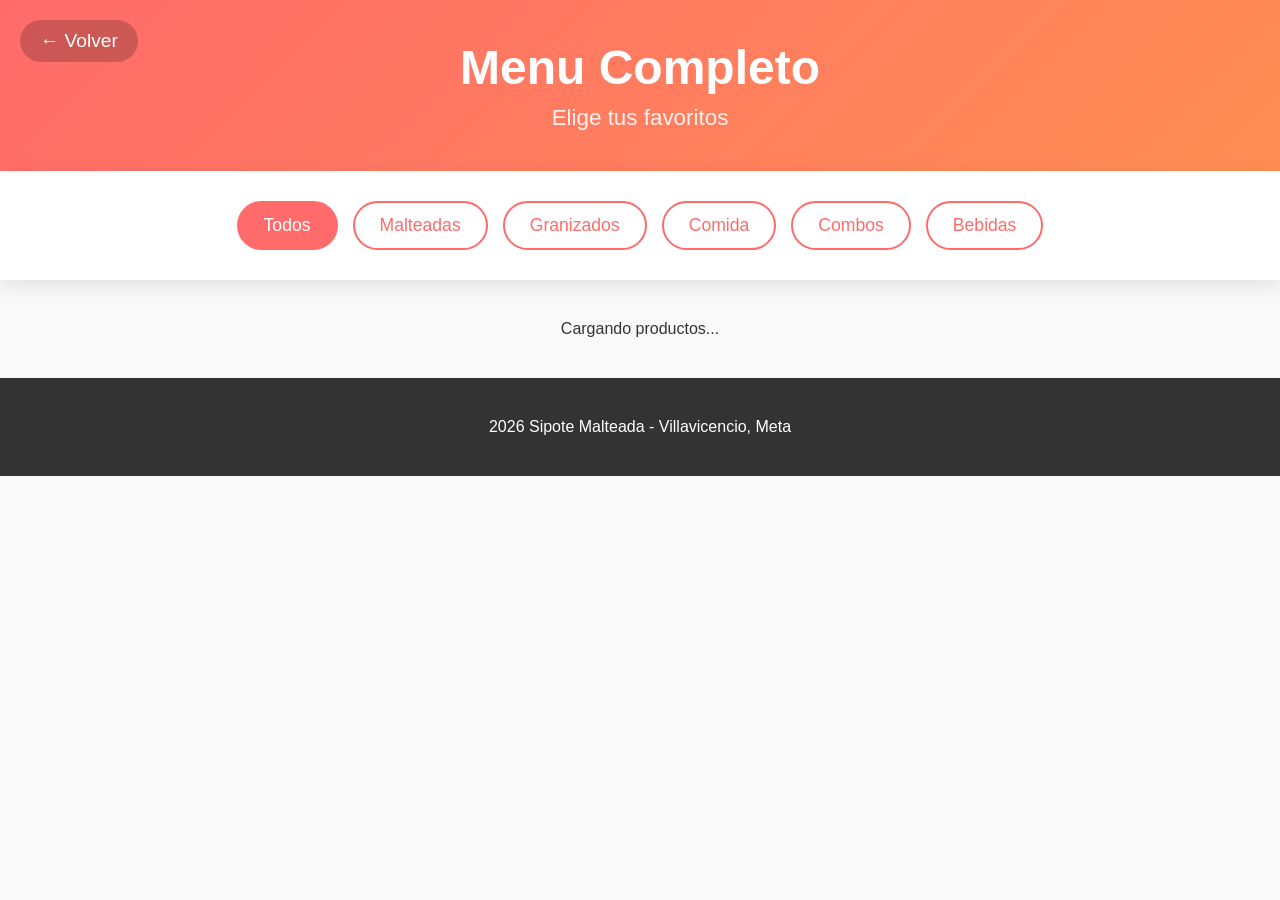
<file: menu.html>
<!DOCTYPE html>
<html lang="es">
<head>
    <meta charset="UTF-8">
    <meta name="viewport" content="width=device-width, initial-scale=1.0">
    <title>Menu - Demo Malteada</title>
    <link rel="stylesheet" href="css/styles.css">
</head>
<body>
    <!-- Banner de Mesa (solo visible si viene de QR) -->
    <div id="mesa-banner" style="display:none; background: linear-gradient(135deg, #ff6b6b, #ff8e53); color: white; text-align: center; padding: 15px; font-size: 1.2em;">
        <strong>Mesa <span id="mesa-numero"></span></strong> - Tu pedido sera enviado a esta mesa
    </div>

    <header class="menu-header">
        <a href="index.html" class="back-link">← Volver</a>
        <h1>Menu Completo</h1>
        <p>Elige tus favoritos</p>
    </header>

    <!-- FILTROS POR CATEGORIA -->
    <nav class="category-nav">
        <button class="cat-btn active" data-category="all">Todos</button>
        <button class="cat-btn" data-category="malteadas">Malteadas</button>
        <button class="cat-btn" data-category="granizados">Granizados</button>
        <button class="cat-btn" data-category="comida_rapida">Comida</button>
        <button class="cat-btn" data-category="combos">Combos</button>
        <button class="cat-btn" data-category="bebidas">Bebidas</button>
    </nav>

    <!-- GRID DE PRODUCTOS -->
    <section class="menu-section">
        <div class="grid" id="products-grid">
            <p style="text-align:center; grid-column: 1/-1;">Cargando productos...</p>
        </div>
    </section>

    <footer>
        <p>2026 Sipote Malteada - Villavicencio, Meta</p>
    </footer>

    <!-- Mini Carrito Fijo -->
    <div id="mini-cart">
        <h3>Tu Carrito</h3>
        <div id="mini-cart-items"></div>
        <div id="mini-cart-total">Total: $0</div>
        <button id="checkout-mini" onclick="showCheckoutModal()">Realizar Pedido</button>
        <button id="clear-cart" onclick="clearCart()">Vaciar Carrito</button>
    </div>

    <!-- Modal de Checkout -->
    <div id="checkout-modal" class="checkout-modal" style="display:none;">
        <div class="checkout-content">
            <button class="close-checkout" onclick="closeCheckoutModal()">&times;</button>
            <h2>Finalizar Pedido</h2>

            <!-- Tipo de pedido -->
            <div class="checkout-section">
                <h3>Tipo de pedido</h3>
                <div class="order-type-buttons">
                    <button class="order-type-btn" data-type="mesa" onclick="selectOrderType('mesa')">
                        <span class="order-icon">🍽️</span>
                        <span>Para Mesa</span>
                    </button>
                    <button class="order-type-btn" data-type="llevar" onclick="selectOrderType('llevar')">
                        <span class="order-icon">🥡</span>
                        <span>Para Llevar</span>
                    </button>
                    <button class="order-type-btn" data-type="domicilio" onclick="selectOrderType('domicilio')">
                        <span class="order-icon">🛵</span>
                        <span>Domicilio</span>
                    </button>
                </div>
            </div>

            <!-- Formulario segun tipo -->
            <form id="checkout-form" onsubmit="processCheckout(event)">
                <!-- Para mesa -->
                <div id="mesa-fields" class="checkout-fields" style="display:none;">
                    <div class="form-group">
                        <label>Numero de Mesa</label>
                        <input type="number" id="checkout-mesa" min="1" max="50" placeholder="Ej: 5">
                    </div>
                </div>

                <!-- Para llevar -->
                <div id="llevar-fields" class="checkout-fields" style="display:none;">
                    <div class="form-group">
                        <label>Tu Nombre</label>
                        <input type="text" id="checkout-nombre-llevar" placeholder="Para llamarte cuando este listo">
                    </div>
                    <div class="form-group">
                        <label>Telefono (opcional)</label>
                        <input type="tel" id="checkout-tel-llevar" placeholder="300 123 4567">
                    </div>
                </div>

                <!-- Para domicilio -->
                <div id="domicilio-fields" class="checkout-fields" style="display:none;">
                    <div class="form-group">
                        <label>Tu Nombre *</label>
                        <input type="text" id="checkout-nombre" required placeholder="Nombre completo">
                    </div>
                    <div class="form-group">
                        <label>Telefono *</label>
                        <input type="tel" id="checkout-telefono" required placeholder="300 123 4567">
                    </div>
                    <div class="form-group">
                        <label>Direccion de entrega *</label>
                        <textarea id="checkout-direccion" required placeholder="Calle, numero, barrio, referencias..."></textarea>
                    </div>
                </div>

                <!-- Notas -->
                <div class="form-group" id="notas-group" style="display:none;">
                    <label>Notas adicionales</label>
                    <textarea id="checkout-notas" placeholder="Sin cebolla, extra salsa, etc."></textarea>
                </div>

                <!-- Resumen -->
                <div class="checkout-summary">
                    <h3>Resumen</h3>
                    <div id="checkout-items"></div>
                    <div class="checkout-total" id="checkout-total-display">Total: $0</div>
                </div>

                <button type="submit" id="btn-confirmar" class="btn-confirmar" disabled>
                    Selecciona tipo de pedido
                </button>
            </form>
        </div>
    </div>

    <!-- Confirmacion de pedido -->
    <div id="order-confirmation" class="checkout-modal" style="display:none;">
        <div class="confirmation-content">
            <div class="success-icon">✓</div>
            <h2>Pedido Recibido!</h2>
            <p class="order-number">Pedido #<span id="confirm-order-id"></span></p>
            <p id="confirm-message"></p>
            <div class="confirm-details" id="confirm-details"></div>
            <button onclick="closeConfirmation()" class="btn-confirmar">Aceptar</button>
        </div>
    </div>

    <!-- Boton flotante del carrito -->
    <button id="cart-toggle" onclick="toggleCart()">
        <span id="cart-count">0</span>
    </button>

    <script src="js/config.js"></script>
    <script src="js/supabase.js"></script>
    <script src="js/cart.js"></script>
    <script src="js/menu.js"></script>
</body>
</html>
</file>
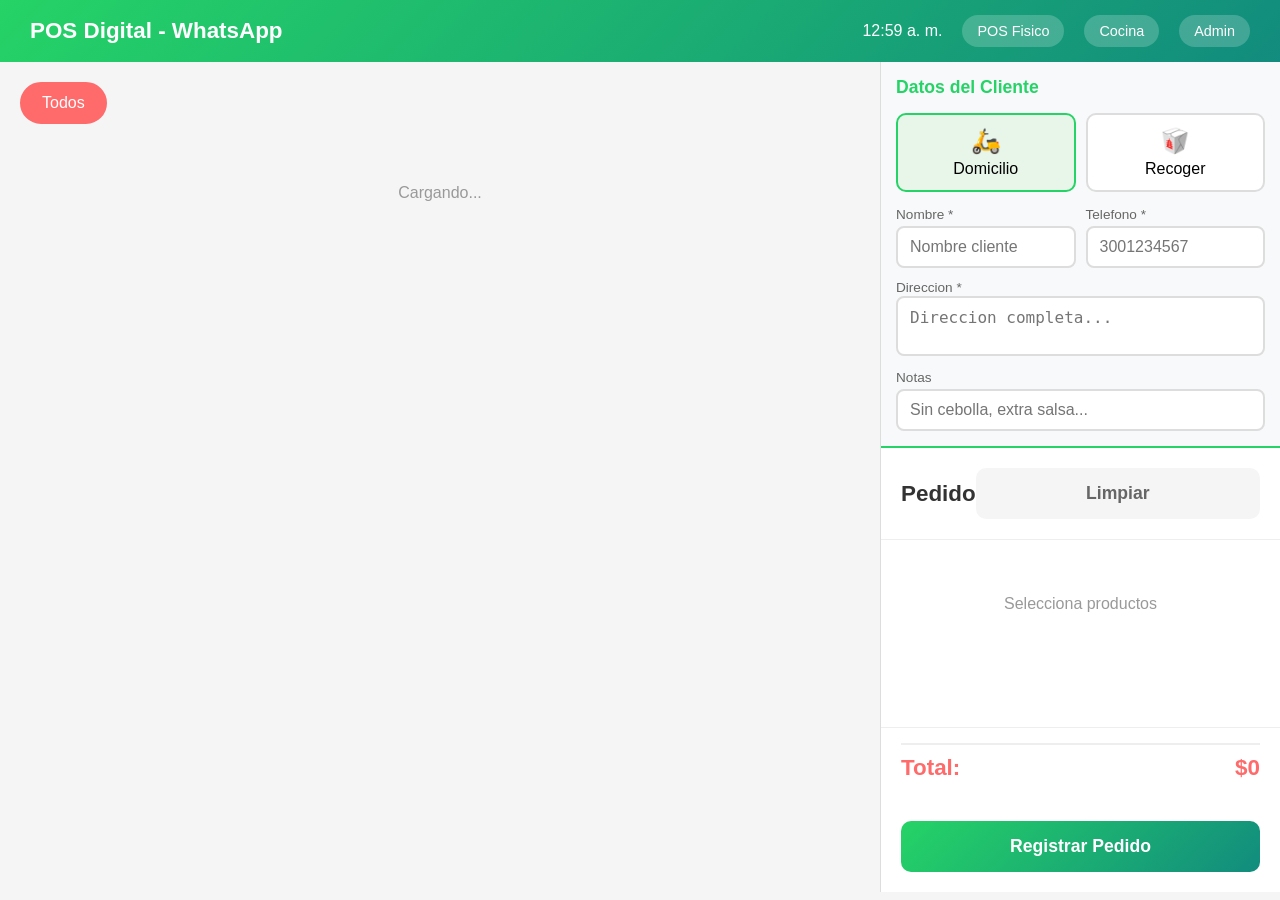
<file: pos-digital.html>
<!DOCTYPE html>
<html lang="es">
<head>
    <meta charset="UTF-8">
    <meta name="viewport" content="width=device-width, initial-scale=1.0">
    <title>POS Digital - Pedidos WhatsApp</title>
    <link rel="stylesheet" href="css/pos.css">
    <style>
        /* Fix overflow y responsive */
        html, body {
            overflow-x: hidden;
            max-width: 100vw;
        }

        .pos-body {
            overflow-x: hidden;
        }

        /* Override para POS Digital */
        .pos-header {
            background: linear-gradient(135deg, #25D366, #128C7E);
            flex-wrap: wrap;
            gap: 10px;
        }

        .pos-header h1 {
            font-size: 1.4em;
        }

        /* Panel de cliente */
        .customer-panel {
            background: #f8f9fa;
            padding: 15px;
            border-bottom: 2px solid #25D366;
            overflow: hidden;
        }

        .customer-panel h3 {
            color: #25D366;
            margin-bottom: 15px;
            font-size: 1.1em;
        }

        .order-type-row {
            display: flex;
            gap: 10px;
            margin-bottom: 15px;
        }

        .type-btn {
            flex: 1;
            padding: 12px;
            border: 2px solid #ddd;
            background: white;
            border-radius: 10px;
            cursor: pointer;
            text-align: center;
            transition: all 0.3s;
            font-size: 1em;
        }

        .type-btn:hover {
            border-color: #25D366;
        }

        .type-btn.active {
            border-color: #25D366;
            background: #e8f5e9;
        }

        .type-btn .icon {
            font-size: 1.5em;
            display: block;
            margin-bottom: 5px;
        }

        .customer-fields {
            display: grid;
            grid-template-columns: 1fr 1fr;
            gap: 10px;
        }

        .customer-fields .full {
            grid-column: 1 / -1;
        }

        .field-group {
            display: flex;
            flex-direction: column;
        }

        .field-group label {
            font-size: 0.85em;
            color: #666;
            margin-bottom: 4px;
        }

        .field-group input,
        .field-group textarea {
            padding: 10px 12px;
            border: 2px solid #ddd;
            border-radius: 8px;
            font-size: 16px; /* Evita zoom en iOS */
            width: 100%;
            max-width: 100%;
            box-sizing: border-box;
        }

        .field-group input:focus,
        .field-group textarea:focus {
            outline: none;
            border-color: #25D366;
        }

        .field-group textarea {
            resize: none;
            height: 60px;
        }

        /* Responsive para movil */
        @media (max-width: 900px) {
            .pos-main {
                grid-template-columns: 1fr;
                grid-template-rows: auto 1fr;
                height: auto;
                min-height: calc(100vh - 70px);
            }

            .pos-products-section {
                max-height: 40vh;
                overflow-y: auto;
            }

            .pos-cart-section {
                border-left: none;
                border-top: 1px solid #ddd;
            }

            .customer-fields {
                grid-template-columns: 1fr;
            }

            .order-type-row {
                flex-direction: row;
            }

            .type-btn {
                padding: 10px 8px;
                font-size: 0.9em;
            }

            .type-btn .icon {
                font-size: 1.2em;
                margin-bottom: 3px;
            }
        }

        @media (max-width: 500px) {
            .pos-header {
                padding: 10px 15px;
            }

            .pos-header h1 {
                font-size: 1.1em;
                width: 100%;
                text-align: center;
            }

            .pos-info {
                width: 100%;
                justify-content: center;
                flex-wrap: wrap;
                gap: 8px;
            }

            .pos-info a {
                padding: 5px 10px;
                font-size: 0.8em;
            }

            .customer-panel {
                padding: 12px;
            }

            .cart-header, .cart-summary, .cart-actions {
                padding: 10px 15px;
            }
        }

        .address-row {
            display: none;
        }

        .address-row.show {
            display: block;
        }

        /* Botones de accion */
        .btn-pay {
            background: linear-gradient(135deg, #25D366, #128C7E) !important;
        }

        /* Toast de exito */
        .toast-success {
            position: fixed;
            top: 50%;
            left: 50%;
            transform: translate(-50%, -50%);
            background: white;
            padding: 40px 60px;
            border-radius: 20px;
            box-shadow: 0 20px 60px rgba(0,0,0,0.3);
            text-align: center;
            z-index: 9999;
            animation: zoomIn 0.3s ease;
        }

        .toast-success .icon {
            width: 80px;
            height: 80px;
            background: linear-gradient(135deg, #25D366, #128C7E);
            border-radius: 50%;
            display: flex;
            align-items: center;
            justify-content: center;
            font-size: 3em;
            color: white;
            margin: 0 auto 20px;
        }

        .toast-success h2 {
            color: #333;
            margin-bottom: 10px;
        }

        .toast-success .order-id {
            font-size: 2em;
            color: #25D366;
            font-weight: bold;
        }

        @keyframes zoomIn {
            from { transform: translate(-50%, -50%) scale(0.5); opacity: 0; }
            to { transform: translate(-50%, -50%) scale(1); opacity: 1; }
        }

        .toast-overlay {
            position: fixed;
            top: 0;
            left: 0;
            width: 100%;
            height: 100%;
            background: rgba(0,0,0,0.5);
            z-index: 9998;
        }

        /* Products grid mejorado */
        .pos-products-grid {
            display: grid;
            grid-template-columns: repeat(auto-fill, minmax(120px, 1fr));
            gap: 12px;
        }

        .product-item {
            padding: 12px;
        }

        .product-item img {
            width: 60px;
            height: 60px;
        }

        .product-item .no-img {
            width: 60px;
            height: 60px;
            background: #f0f0f0;
            border-radius: 10px;
            display: flex;
            align-items: center;
            justify-content: center;
            font-size: 1.5em;
            margin: 0 auto 10px;
        }

        .product-item h4 {
            font-size: 0.85em;
            line-height: 1.2;
            margin-bottom: 5px;
            min-height: 32px;
        }

        /* Cart items mejor */
        .cart-item {
            display: flex;
            align-items: center;
            gap: 10px;
            padding: 10px;
        }

        .cart-item .item-info {
            flex: 1;
        }

        .cart-item .item-qty {
            display: flex;
            align-items: center;
            gap: 8px;
        }

        .cart-item .item-qty button {
            width: 28px;
            height: 28px;
            border: none;
            background: #25D366;
            color: white;
            border-radius: 50%;
            cursor: pointer;
            font-size: 1.1em;
        }

        .cart-item .item-subtotal {
            font-weight: bold;
            color: #25D366;
            min-width: 80px;
            text-align: right;
        }
    </style>
</head>
<body class="pos-body">
    <header class="pos-header">
        <h1>POS Digital - WhatsApp</h1>
        <div class="pos-info">
            <span id="current-time"></span>
            <a href="pos.html">POS Fisico</a>
            <a href="kitchen.html">Cocina</a>
            <a href="admin.html">Admin</a>
        </div>
    </header>

    <main class="pos-main">
        <!-- Panel Productos -->
        <section class="pos-products-section">
            <div class="pos-categories" id="categories">
                <button class="pos-cat active" data-cat="all">Todos</button>
            </div>
            <div class="pos-products-grid" id="products-grid">
                <p style="grid-column:1/-1; text-align:center; padding:40px; color:#999;">Cargando...</p>
            </div>
        </section>

        <!-- Panel Carrito -->
        <section class="pos-cart-section">
            <!-- Datos Cliente -->
            <div class="customer-panel">
                <h3>Datos del Cliente</h3>

                <div class="order-type-row">
                    <button class="type-btn active" data-type="domicilio" onclick="setOrderType('domicilio')">
                        <span class="icon">🛵</span>
                        Domicilio
                    </button>
                    <button class="type-btn" data-type="llevar" onclick="setOrderType('llevar')">
                        <span class="icon">🥡</span>
                        Recoger
                    </button>
                </div>

                <div class="customer-fields">
                    <div class="field-group">
                        <label>Nombre *</label>
                        <input type="text" id="cust-name" placeholder="Nombre cliente" autocomplete="off">
                    </div>
                    <div class="field-group">
                        <label>Telefono *</label>
                        <input type="tel" id="cust-phone" placeholder="3001234567" inputmode="numeric" pattern="[0-9]*" autocomplete="off">
                    </div>
                    <div class="field-group full address-row show" id="address-row">
                        <label>Direccion *</label>
                        <textarea id="cust-address" placeholder="Direccion completa..."></textarea>
                    </div>
                    <div class="field-group full">
                        <label>Notas</label>
                        <input type="text" id="cust-notes" placeholder="Sin cebolla, extra salsa...">
                    </div>
                </div>
            </div>

            <!-- Items del pedido -->
            <div class="cart-header">
                <h2>Pedido</h2>
                <button class="btn-clear" onclick="clearOrder()">Limpiar</button>
            </div>

            <div class="cart-items" id="cart-items">
                <p class="empty-cart">Selecciona productos</p>
            </div>

            <div class="cart-summary">
                <div class="total">
                    <span>Total:</span>
                    <span id="cart-total">$0</span>
                </div>
            </div>

            <div class="cart-actions">
                <button class="btn-pay" onclick="submitOrder()">
                    Registrar Pedido
                </button>
            </div>
        </section>
    </main>

    <script src="js/config.js"></script>
    <script src="js/supabase.js"></script>
    <script>
        let products = [];
        let cart = [];
        let orderType = 'domicilio';

        // Reloj
        function updateClock() {
            document.getElementById('current-time').textContent =
                new Date().toLocaleTimeString('es-CO', {hour: '2-digit', minute: '2-digit'});
        }
        setInterval(updateClock, 1000);
        updateClock();

        // Cargar productos
        async function loadProducts() {
            const { data } = await supabase.from('products').select('*').eq('available', true);
            products = data || [];
            renderCategories();
            renderProducts();
        }

        function renderCategories() {
            const cats = [...new Set(products.map(p => p.category).filter(c => c))];
            const container = document.getElementById('categories');

            container.innerHTML = '<button class="pos-cat active" data-cat="all">Todos</button>' +
                cats.map(c => `<button class="pos-cat" data-cat="${c}">${formatCat(c)}</button>`).join('');

            container.querySelectorAll('.pos-cat').forEach(btn => {
                btn.onclick = () => {
                    container.querySelectorAll('.pos-cat').forEach(b => b.classList.remove('active'));
                    btn.classList.add('active');
                    renderProducts(btn.dataset.cat);
                };
            });
        }

        function formatCat(cat) {
            return cat.replace('_', ' ').replace(/\b\w/g, l => l.toUpperCase());
        }

        function renderProducts(cat = 'all') {
            const filtered = cat === 'all' ? products : products.filter(p => p.category === cat);
            const grid = document.getElementById('products-grid');

            if (!filtered.length) {
                grid.innerHTML = '<p style="grid-column:1/-1; text-align:center; color:#999;">Sin productos</p>';
                return;
            }

            grid.innerHTML = filtered.map(p => `
                <div class="product-item" onclick="addToCart(${p.id})">
                    ${p.image_url
                        ? `<img src="${p.image_url}" alt="${p.name}">`
                        : `<div class="no-img">📦</div>`}
                    <h4>${p.name}</h4>
                    <div class="product-price">$${p.price.toLocaleString('es-CO')}</div>
                </div>
            `).join('');
        }

        function addToCart(id) {
            const product = products.find(p => p.id === id);
            if (!product) return;

            const existing = cart.find(i => i.id === id);
            if (existing) {
                existing.qty++;
            } else {
                cart.push({ id, name: product.name, price: product.price, qty: 1 });
            }
            renderCart();
        }

        function updateQty(id, delta) {
            const item = cart.find(i => i.id === id);
            if (item) {
                item.qty += delta;
                if (item.qty <= 0) cart = cart.filter(i => i.id !== id);
            }
            renderCart();
        }

        function renderCart() {
            const container = document.getElementById('cart-items');
            const totalEl = document.getElementById('cart-total');

            if (!cart.length) {
                container.innerHTML = '<p class="empty-cart">Selecciona productos</p>';
                totalEl.textContent = '$0';
                return;
            }

            let total = 0;
            container.innerHTML = cart.map(item => {
                const subtotal = item.price * item.qty;
                total += subtotal;
                return `
                    <div class="cart-item">
                        <div class="item-info">
                            <span class="item-name">${item.name}</span>
                            <span class="item-price">$${item.price.toLocaleString('es-CO')} c/u</span>
                        </div>
                        <div class="item-qty">
                            <button onclick="updateQty(${item.id}, -1)">−</button>
                            <span>${item.qty}</span>
                            <button onclick="updateQty(${item.id}, 1)">+</button>
                        </div>
                        <span class="item-subtotal">$${subtotal.toLocaleString('es-CO')}</span>
                    </div>
                `;
            }).join('');

            totalEl.textContent = `$${total.toLocaleString('es-CO')}`;
        }

        function clearOrder() {
            cart = [];
            renderCart();
            document.getElementById('cust-name').value = '';
            document.getElementById('cust-phone').value = '';
            document.getElementById('cust-address').value = '';
            document.getElementById('cust-notes').value = '';
        }

        function setOrderType(type) {
            orderType = type;
            document.querySelectorAll('.type-btn').forEach(b => {
                b.classList.toggle('active', b.dataset.type === type);
            });
            document.getElementById('address-row').classList.toggle('show', type === 'domicilio');
        }

        async function submitOrder() {
            if (!cart.length) {
                alert('Agrega productos al pedido');
                return;
            }

            const name = document.getElementById('cust-name').value.trim();
            const phone = document.getElementById('cust-phone').value.trim();
            const address = document.getElementById('cust-address').value.trim();
            const notes = document.getElementById('cust-notes').value.trim();

            if (!name || !phone) {
                alert('Nombre y telefono son obligatorios');
                return;
            }

            if (orderType === 'domicilio' && !address) {
                alert('La direccion es obligatoria para domicilios');
                return;
            }

            const total = cart.reduce((sum, i) => sum + (i.price * i.qty), 0);
            const itemsText = cart.map(i => `${i.qty}x ${i.name}`).join(', ');

            const order = {
                customer_name: name,
                customer_phone: phone,
                delivery_address: orderType === 'domicilio' ? address : null,
                notes: notes || itemsText,
                total: total,
                status: 'pendiente',
                order_type: orderType
            };

            try {
                const { data, error } = await supabase.from('orders').insert([order]).select();
                if (error) throw error;

                const orderId = data[0].id;

                // Notificar Telegram
                sendTelegram(order, orderId, itemsText);

                // Mostrar exito
                showSuccess(orderId);

                // Limpiar
                clearOrder();

            } catch (err) {
                alert('Error: ' + err.message);
            }
        }

        async function sendTelegram(order, id, items) {
            if (typeof TELEGRAM_BOT_TOKEN === 'undefined' || !TELEGRAM_CHAT_ID) return;

            const emoji = order.order_type === 'domicilio' ? '🛵' : '🥡';
            const tipo = order.order_type === 'domicilio' ? 'DOMICILIO' : 'PARA LLEVAR';

            let msg = `${emoji} <b>PEDIDO ${tipo} #${id}</b>\n`;
            msg += `📱 <i>Via POS Digital (WhatsApp)</i>\n\n`;
            msg += `🛒 <b>Productos:</b>\n${items}\n\n`;
            msg += `💰 <b>Total:</b> $${order.total.toLocaleString('es-CO')}\n`;
            msg += `\n👤 <b>Cliente:</b> ${order.customer_name}`;
            msg += `\n📱 <b>Tel:</b> ${order.customer_phone}`;

            if (order.delivery_address) {
                msg += `\n\n📍 <b>Direccion:</b>\n${order.delivery_address}`;
                const maps = encodeURIComponent(order.delivery_address + ', Villavicencio');
                msg += `\n\n🗺️ <a href="https://www.google.com/maps/search/?api=1&query=${maps}">Ver en Maps</a>`;
            }

            if (order.notes && order.notes !== items) {
                msg += `\n\n📝 <b>Notas:</b> ${order.notes}`;
            }

            fetch(`https://api.telegram.org/bot${TELEGRAM_BOT_TOKEN}/sendMessage`, {
                method: 'POST',
                headers: { 'Content-Type': 'application/json' },
                body: JSON.stringify({
                    chat_id: TELEGRAM_CHAT_ID,
                    text: msg,
                    parse_mode: 'HTML',
                    disable_web_page_preview: true
                })
            }).catch(console.error);
        }

        function showSuccess(id) {
            const overlay = document.createElement('div');
            overlay.className = 'toast-overlay';

            const toast = document.createElement('div');
            toast.className = 'toast-success';
            toast.innerHTML = `
                <div class="icon">✓</div>
                <h2>Pedido Registrado</h2>
                <div class="order-id">#${id}</div>
            `;

            document.body.appendChild(overlay);
            document.body.appendChild(toast);

            setTimeout(() => {
                overlay.remove();
                toast.remove();
            }, 2500);
        }

        // Init
        loadProducts();
    </script>
</body>
</html>
</file>
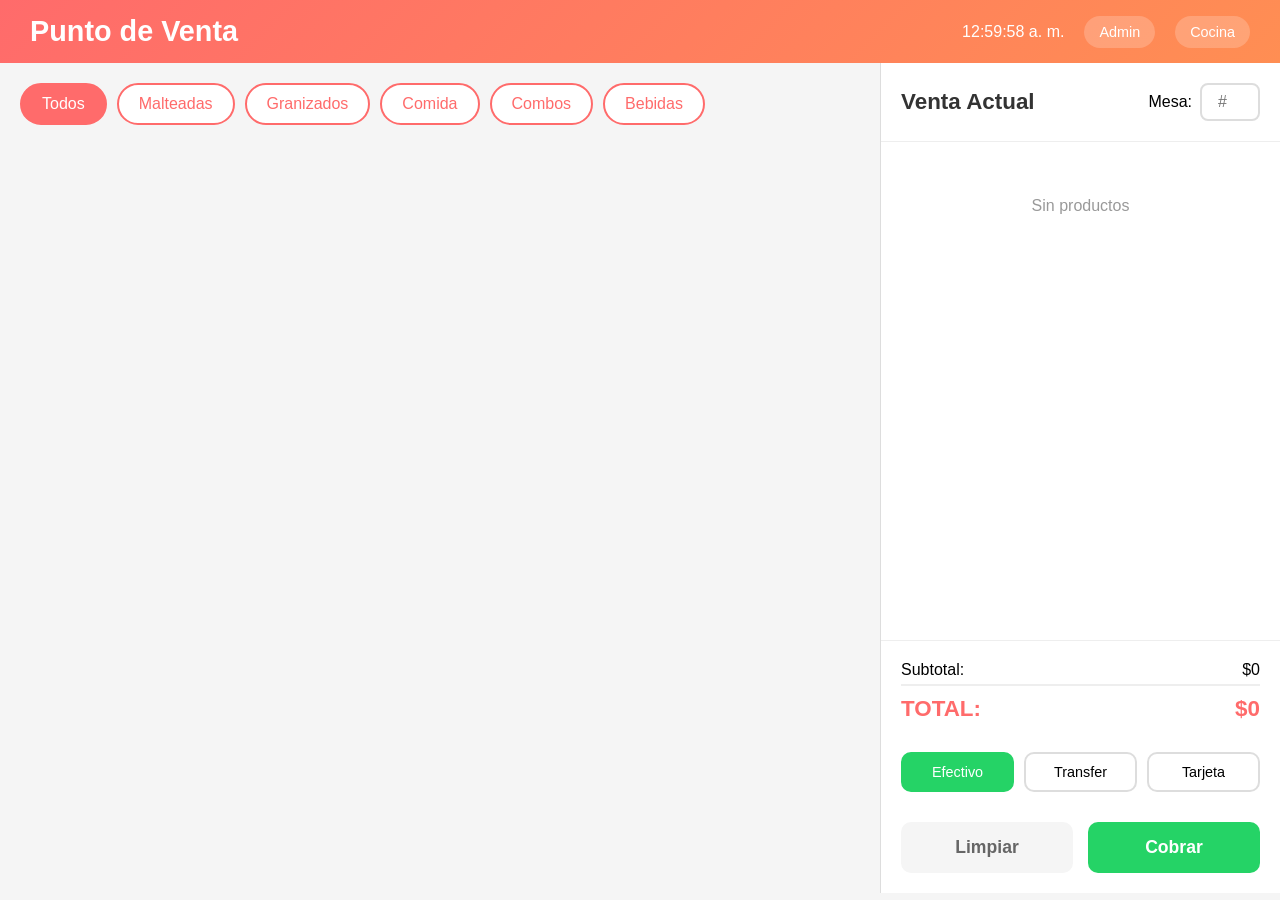
<file: pos.html>
<!DOCTYPE html>
<html lang="es">
<head>
    <meta charset="UTF-8">
    <meta name="viewport" content="width=device-width, initial-scale=1.0">
    <title>POS - Sipote Malteada</title>
    <link rel="stylesheet" href="css/pos.css">
</head>
<body class="pos-body">
    <header class="pos-header">
        <h1>Punto de Venta</h1>
        <div class="pos-info">
            <span id="current-time"></span>
            <a href="admin.html" class="link-admin">Admin</a>
            <a href="kitchen.html" class="link-kitchen">Cocina</a>
        </div>
    </header>

    <main class="pos-main">
        <section class="pos-products-section">
            <div class="pos-categories">
                <button class="pos-cat active" data-cat="all">Todos</button>
                <button class="pos-cat" data-cat="malteadas">Malteadas</button>
                <button class="pos-cat" data-cat="granizados">Granizados</button>
                <button class="pos-cat" data-cat="comida_rapida">Comida</button>
                <button class="pos-cat" data-cat="combos">Combos</button>
                <button class="pos-cat" data-cat="bebidas">Bebidas</button>
            </div>
            <div class="pos-products-grid" id="products-grid"></div>
        </section>

        <section class="pos-cart-section">
            <div class="cart-header">
                <h2>Venta Actual</h2>
                <div class="mesa-input">
                    <label>Mesa:</label>
                    <input type="number" id="mesa-number" min="1" max="50" placeholder="#">
                </div>
            </div>
            
            <div class="cart-items" id="cart-items">
                <p class="empty-cart">Sin productos</p>
            </div>
            
            <div class="cart-summary">
                <div class="subtotal">
                    <span>Subtotal:</span>
                    <span id="subtotal">$0</span>
                </div>
                <div class="total">
                    <span>TOTAL:</span>
                    <span id="total">$0</span>
                </div>
            </div>
            
            <div class="payment-methods">
                <button class="pay-method active" data-method="efectivo">Efectivo</button>
                <button class="pay-method" data-method="transferencia">Transfer</button>
                <button class="pay-method" data-method="tarjeta">Tarjeta</button>
            </div>
            
            <div class="cart-actions">
                <button class="btn-clear" onclick="clearCart()">Limpiar</button>
                <button class="btn-pay" onclick="processPayment()">Cobrar</button>
            </div>
        </section>
    </main>

    <div class="modal" id="payment-modal">
        <div class="modal-content">
            <h2>Pago Exitoso</h2>
            <p class="payment-total" id="payment-total">$0</p>
            <p class="payment-method" id="payment-method-display"></p>
            <button class="btn-close" onclick="closeModal()">Cerrar</button>
        </div>
    </div>

    <script src="js/config.js"></script>
    <script src="js/supabase.js"></script>
    <script src="js/pos.js"></script>
</body>
</html>
</file>
<file: css/styles.css>
﻿/* ESTILOS GENERALES */
* { margin: 0; padding: 0; box-sizing: border-box; }
body { font-family: 'Arial', sans-serif; background: #f9f9f9; color: #333; }

.hero {
    background: linear-gradient(135deg, #ff9a9a, #fad0c4, #a1c4fd, #c2e9fb, #a8edea, #fed6e3);
    height: 100vh;
    display: flex;
    flex-direction: column;
    align-items: center;
    justify-content: center;
    text-align: center;
}

.hero h1 { font-size: 4.5em; margin-bottom: 20px; color: #333; }
.hero .slogan { font-size: 2em; margin: 20px 0; color: #333; }
.hero .location { font-size: 1.4em; margin-bottom: 40px; color: #333; }

.btn { padding: 18px 40px; border-radius: 50px; font-size: 1.5em; text-decoration: none; margin: 10px; box-shadow: 0 8px 25px rgba(0,0,0,0.3); }
.btn-menu { background: #ff6b6b; color: white; }
.btn-wa { background: #25D366; color: white; }

section { padding: 60px 20px; }
h2 { text-align: center; font-size: 2.8em; margin-bottom: 40px; color: #ff6b6b; }

/* SLIDER PROFESIONAL */
.slider {
    position: relative;
    max-width: 900px;
    height: 350px;
    margin: 0 auto;
    overflow: hidden;
    border-radius: 20px;
    box-shadow: 0 15px 40px rgba(0,0,0,0.2);
}

.slides {
    position: relative;
    width: 100%;
    height: 100%;
}

.slide {
    position: absolute;
    top: 0;
    left: 0;
    width: 100%;
    height: 100%;
    background-size: cover;
    background-position: center;
    opacity: 0;
    transition: opacity 1.5s ease-in-out;
}

.slide.active { opacity: 1; }

.overlay {
    position: absolute;
    bottom: 0;
    left: 0;
    width: 100%;
    padding: 40px 20px 30px;
    background: linear-gradient(to top, rgba(0,0,0,0.8), transparent);
    color: white;
    text-align: center;
}

.overlay h3 { font-size: 2.2em; margin-bottom: 10px; }
.overlay p { font-size: 1.4em; }

.dots {
    position: absolute;
    bottom: 20px;
    left: 50%;
    transform: translateX(-50%);
    display: flex;
    gap: 12px;
}

.dot {
    width: 14px;
    height: 14px;
    background: white;
    border-radius: 50%;
    opacity: 0.5;
    cursor: pointer;
}

.dot.active { opacity: 1; background: #ff6b6b; }

/* PRODUCTOS DESTACADOS */
.grid {
    display: grid;
    grid-template-columns: repeat(auto-fill, minmax(320px, 1fr));
    gap: 40px;
    max-width: 1400px;
    margin: 0 auto;
}

.product-card {
    background: white;
    border-radius: 25px;
    overflow: hidden;
    box-shadow: 0 10px 30px rgba(0,0,0,0.1);
    transition: transform 0.3s;
}

.product-card:hover { transform: translateY(-10px); }

.product-card img { width: 100%; height: 350px; object-fit: cover; }

.product-card h3 { font-size: 1.6em; padding: 20px 20px 10px; text-align: center; }
.product-card .price { font-size: 2em; color: #ff4444; font-weight: bold; text-align: center; padding-bottom: 20px; }

footer { background: #333; color: white; text-align: center; padding: 40px; }

@media (max-width: 768px) {
    .grid { grid-template-columns: 1fr; }
    .slider { height: 300px; }
    .overlay h3 { font-size: 1.6em; }
}
/* BOTÓN EN SLIDER */
.slide .add-promo-btn {
    position: absolute;
    bottom: 80px;
    left: 50%;
    transform: translateX(-50%);
    background: #25D366;
    color: white;
    padding: 15px 30px;
    border-radius: 50px;
    font-size: 1.4em;
    cursor: pointer;
    box-shadow: 0 6px 20px rgba(0,0,0,0.4);
    z-index: 10;
}

/* CARRITO MINI (visible en ambas páginas) */
#mini-cart {
    position: fixed;
    bottom: 20px;
    right: 20px;
    background: white;
    border-radius: 20px;
    box-shadow: 0 15px 40px rgba(0,0,0,0.3);
    padding: 20px;
    width: 350px;
    display: none;
    z-index: 1000;
}

#mini-cart h3 { text-align: center; margin-bottom: 15px; }
#mini-cart-items { max-height: 300px; overflow-y: auto; margin-bottom: 15px; }
.mini-cart-item { display: flex; justify-content: space-between; padding: 10px 0; border-bottom: 1px solid #eee; }
#mini-cart-total { text-align: center; font-size: 1.6em; margin: 15px 0; }
#checkout-mini { width: 100%; background: #25D366; color: white; border: none; padding: 15px; font-size: 1.4em; border-radius: 50px; cursor: pointer; }
/* Botón agregar promoción en slider */
.add-promo-btn {
    position: absolute;
    bottom: 100px;
    left: 50%;
    transform: translateX(-50%);
    background: #25D366;
    color: white;
    padding: 15px 35px;
    border-radius: 50px;
    font-size: 1.4em;
    border: none;
    cursor: pointer;
    box-shadow: 0 8px 25px rgba(0,0,0,0.4);
    z-index: 10;
    transition: transform 0.3s;
}

.add-promo-btn:hover {
    transform: translateX(-50%) scale(1.1);
}

/* Mini carrito fijo */
#mini-cart {
    position: fixed;
    bottom: 20px;
    right: 20px;
    width: 360px;
    background: white;
    border-radius: 25px;
    box-shadow: 0 15px 40px rgba(0,0,0,0.3);
    padding: 25px;
    display: none;
    z-index: 1000;
}

#mini-cart h3 { text-align: center; color: #ff6b6b; margin-bottom: 20px; }
.mini-cart-item { display: flex; justify-content: space-between; padding: 10px 0; border-bottom: 1px solid #eee; }
#mini-cart-total { text-align: center; font-size: 1.8em; margin: 20px 0; color: #ff4444; font-weight: bold; }
#checkout-mini { width: 100%; background: #25D366; color: white; border: none; padding: 18px; font-size: 1.6em; border-radius: 50px; cursor: pointer; }

/* BOTON FLOTANTE CARRITO */
#cart-toggle {
    position: fixed;
    bottom: 30px;
    right: 30px;
    width: 70px;
    height: 70px;
    background: linear-gradient(135deg, #ff6b6b, #ff8e53);
    border: none;
    border-radius: 50%;
    cursor: pointer;
    box-shadow: 0 8px 25px rgba(255,107,107,0.4);
    z-index: 999;
    display: none;
    align-items: center;
    justify-content: center;
}
#cart-toggle:hover { transform: scale(1.1); }
#cart-toggle::before { content: ''; font-size: 1.8em; }
#cart-count {
    position: absolute;
    top: -5px;
    right: -5px;
    background: #25D366;
    color: white;
    width: 28px;
    height: 28px;
    border-radius: 50%;
    display: flex;
    align-items: center;
    justify-content: center;
    font-weight: bold;
}
#clear-cart { width: 100%; background: #ff6b6b; color: white; border: none; padding: 12px; font-size: 1.2em; border-radius: 50px; cursor: pointer; margin-top: 10px; }
.mini-cart-item .remove-item { background: #ff4444; color: white; border: none; width: 25px; height: 25px; border-radius: 50%; cursor: pointer; flex-shrink: 0; }

/* MENU HEADER */
.menu-header {
    background: linear-gradient(135deg, #ff6b6b, #ff8e53);
    color: white;
    text-align: center;
    padding: 40px 20px;
    position: relative;
}
.menu-header h1 { font-size: 3em; margin-bottom: 10px; }
.menu-header p { font-size: 1.4em; opacity: 0.9; }
.back-link {
    position: absolute;
    top: 20px;
    left: 20px;
    color: white;
    text-decoration: none;
    font-size: 1.2em;
    background: rgba(0,0,0,0.2);
    padding: 10px 20px;
    border-radius: 30px;
}

/* FILTROS CATEGORIAS */
.category-nav {
    display: flex;
    justify-content: center;
    flex-wrap: wrap;
    gap: 15px;
    padding: 30px 20px;
    background: white;
    box-shadow: 0 5px 20px rgba(0,0,0,0.1);
    position: sticky;
    top: 0;
    z-index: 100;
}
.cat-btn {
    padding: 12px 25px;
    border: 2px solid #ff6b6b;
    background: white;
    color: #ff6b6b;
    border-radius: 30px;
    font-size: 1.1em;
    cursor: pointer;
    transition: all 0.3s;
}
.cat-btn:hover, .cat-btn.active {
    background: #ff6b6b;
    color: white;
}

.menu-section { padding: 40px 20px; }

.product-card .description {
    padding: 0 20px;
    color: #666;
    font-size: 1em;
    text-align: center;
    min-height: 40px;
}

.add-btn {
    display: block;
    width: calc(100% - 40px);
    margin: 15px 20px 20px;
    padding: 15px;
    background: #25D366;
    color: white;
    border: none;
    border-radius: 30px;
    font-size: 1.2em;
    cursor: pointer;
}
.add-btn:hover { background: #1da851; }

/* ============ CHECKOUT MODAL ============ */
.checkout-modal {
    position: fixed;
    top: 0;
    left: 0;
    width: 100%;
    height: 100%;
    background: rgba(0,0,0,0.7);
    z-index: 2000;
    display: flex;
    align-items: center;
    justify-content: center;
    padding: 20px;
    overflow-y: auto;
}

.checkout-content {
    background: white;
    border-radius: 25px;
    width: 100%;
    max-width: 500px;
    max-height: 90vh;
    overflow-y: auto;
    padding: 30px;
    position: relative;
    animation: slideUp 0.3s ease;
}

@keyframes slideUp {
    from { transform: translateY(50px); opacity: 0; }
    to { transform: translateY(0); opacity: 1; }
}

.close-checkout {
    position: absolute;
    top: 15px;
    right: 20px;
    background: none;
    border: none;
    font-size: 2em;
    cursor: pointer;
    color: #999;
}

.checkout-content h2 {
    text-align: center;
    color: #ff6b6b;
    margin-bottom: 25px;
    font-size: 1.8em;
}

.checkout-section h3 {
    color: #333;
    margin-bottom: 15px;
    font-size: 1.1em;
}

.order-type-buttons {
    display: grid;
    grid-template-columns: repeat(3, 1fr);
    gap: 10px;
    margin-bottom: 25px;
}

.order-type-btn {
    display: flex;
    flex-direction: column;
    align-items: center;
    gap: 8px;
    padding: 20px 10px;
    border: 2px solid #ddd;
    background: white;
    border-radius: 15px;
    cursor: pointer;
    transition: all 0.3s;
}

.order-type-btn:hover {
    border-color: #ff6b6b;
}

.order-type-btn.selected {
    border-color: #ff6b6b;
    background: #fff5f5;
}

.order-icon {
    font-size: 2em;
}

.checkout-fields {
    animation: fadeIn 0.3s ease;
}

@keyframes fadeIn {
    from { opacity: 0; }
    to { opacity: 1; }
}

.checkout-content .form-group {
    margin-bottom: 20px;
}

.checkout-content .form-group label {
    display: block;
    margin-bottom: 8px;
    color: #333;
    font-weight: 500;
}

.checkout-content .form-group input,
.checkout-content .form-group textarea {
    width: 100%;
    padding: 15px;
    border: 2px solid #ddd;
    border-radius: 12px;
    font-size: 1em;
    transition: border-color 0.3s;
}

.checkout-content .form-group input:focus,
.checkout-content .form-group textarea:focus {
    outline: none;
    border-color: #ff6b6b;
}

.checkout-content .form-group textarea {
    min-height: 80px;
    resize: vertical;
}

.checkout-summary {
    background: #f9f9f9;
    border-radius: 15px;
    padding: 20px;
    margin: 20px 0;
}

.checkout-summary h3 {
    margin-bottom: 15px;
    color: #333;
}

#checkout-items {
    max-height: 150px;
    overflow-y: auto;
}

#checkout-items .item {
    display: flex;
    justify-content: space-between;
    padding: 8px 0;
    border-bottom: 1px solid #eee;
}

.checkout-total {
    text-align: center;
    font-size: 1.5em;
    color: #ff4444;
    font-weight: bold;
    margin-top: 15px;
    padding-top: 15px;
    border-top: 2px solid #ddd;
}

.btn-confirmar {
    width: 100%;
    padding: 18px;
    background: linear-gradient(135deg, #ff6b6b, #ff8e53);
    color: white;
    border: none;
    border-radius: 50px;
    font-size: 1.3em;
    font-weight: bold;
    cursor: pointer;
    transition: transform 0.3s, box-shadow 0.3s;
}

.btn-confirmar:hover:not(:disabled) {
    transform: translateY(-2px);
    box-shadow: 0 8px 25px rgba(255,107,107,0.4);
}

.btn-confirmar:disabled {
    background: #ccc;
    cursor: not-allowed;
}

/* Confirmacion */
.confirmation-content {
    background: white;
    border-radius: 25px;
    padding: 40px 30px;
    text-align: center;
    max-width: 400px;
    animation: scaleIn 0.3s ease;
}

@keyframes scaleIn {
    from { transform: scale(0.8); opacity: 0; }
    to { transform: scale(1); opacity: 1; }
}

.success-icon {
    width: 80px;
    height: 80px;
    background: linear-gradient(135deg, #6bcb77, #4ade80);
    border-radius: 50%;
    display: flex;
    align-items: center;
    justify-content: center;
    font-size: 3em;
    color: white;
    margin: 0 auto 20px;
}

.confirmation-content h2 {
    color: #333;
    margin-bottom: 10px;
}

.order-number {
    font-size: 1.5em;
    color: #ff6b6b;
    font-weight: bold;
    margin-bottom: 15px;
}

.confirm-details {
    background: #f9f9f9;
    border-radius: 15px;
    padding: 15px;
    margin: 20px 0;
    text-align: left;
}

.confirm-details p {
    margin: 8px 0;
    color: #666;
}

/* Responsive checkout */
@media (max-width: 480px) {
    .checkout-content {
        padding: 20px;
        border-radius: 20px 20px 0 0;
        max-height: 95vh;
    }

    .order-type-buttons {
        grid-template-columns: 1fr;
    }

    .order-type-btn {
        flex-direction: row;
        justify-content: center;
        padding: 15px;
    }
}
</file>
<file: css/domiciliario.css>
/* ============ DOMICILIARIO APP ============ */
/* Mobile-first design for delivery drivers */

* {
    margin: 0;
    padding: 0;
    box-sizing: border-box;
}

body {
    font-family: -apple-system, BlinkMacSystemFont, 'Segoe UI', Roboto, sans-serif;
    background: #f5f5f5;
    min-height: 100vh;
    overflow-x: hidden;
}

.screen {
    display: none;
    min-height: 100vh;
    min-height: 100dvh; /* Dynamic viewport height for mobile */
}

.screen.active {
    display: block;
}

/* ============ LOGIN SCREEN ============ */
#login-screen {
    background: linear-gradient(135deg, #667eea 0%, #764ba2 100%);
    align-items: center;
    justify-content: center;
    padding: 20px;
    min-height: 100vh;
    min-height: 100dvh;
}

#login-screen.active {
    display: flex !important;
}

.login-container {
    background: white;
    border-radius: 25px;
    padding: 40px 30px;
    width: 100%;
    max-width: 400px;
    box-shadow: 0 20px 60px rgba(0,0,0,0.3);
}

.login-header {
    text-align: center;
    margin-bottom: 30px;
}

.login-header .logo-icon {
    font-size: 4em;
    display: block;
    margin-bottom: 10px;
}

.login-header h1 {
    color: #333;
    font-size: 1.5em;
    margin-bottom: 5px;
}

.login-header p {
    color: #667eea;
    font-weight: 600;
}

.form-group {
    margin-bottom: 20px;
}

.form-group label {
    display: block;
    color: #666;
    font-size: 0.9em;
    margin-bottom: 8px;
    font-weight: 500;
}

.form-group input,
.form-group select,
.form-group textarea {
    width: 100%;
    padding: 15px;
    border: 2px solid #eee;
    border-radius: 12px;
    font-size: 1em;
    transition: border-color 0.3s;
}

.form-group input:focus,
.form-group select:focus,
.form-group textarea:focus {
    outline: none;
    border-color: #667eea;
}

.btn-login {
    width: 100%;
    padding: 16px;
    background: linear-gradient(135deg, #667eea 0%, #764ba2 100%);
    color: white;
    border: none;
    border-radius: 12px;
    font-size: 1.1em;
    font-weight: bold;
    cursor: pointer;
    transition: transform 0.3s, box-shadow 0.3s;
}

.btn-login:active {
    transform: scale(0.98);
}

.login-help {
    text-align: center;
    color: #999;
    font-size: 0.85em;
    margin-top: 20px;
}

/* ============ APP HEADER ============ */
.app-header {
    background: linear-gradient(135deg, #667eea 0%, #764ba2 100%);
    color: white;
    padding: 15px 20px;
    display: flex;
    justify-content: space-between;
    align-items: center;
    position: sticky;
    top: 0;
    z-index: 100;
}

.header-info {
    display: flex;
    align-items: center;
    gap: 10px;
}

.status-dot {
    width: 12px;
    height: 12px;
    border-radius: 50%;
    background: #66bb6a;
    animation: pulse 2s infinite;
}

.status-dot.busy {
    background: #ff9800;
    animation: none;
}

.status-dot.offline {
    background: #999;
    animation: none;
}

@keyframes pulse {
    0%, 100% { opacity: 1; transform: scale(1); }
    50% { opacity: 0.7; transform: scale(1.1); }
}

#driver-name {
    font-weight: 600;
    font-size: 1.1em;
}

.header-actions {
    display: flex;
    gap: 5px;
}

.btn-icon {
    background: rgba(255,255,255,0.2);
    border: none;
    width: 40px;
    height: 40px;
    border-radius: 10px;
    font-size: 1.2em;
    cursor: pointer;
    transition: background 0.3s;
}

.btn-icon:active {
    background: rgba(255,255,255,0.3);
}

/* ============ STATUS BANNER ============ */
.status-banner {
    background: #e8f5e9;
    padding: 12px 20px;
    display: flex;
    justify-content: space-between;
    align-items: center;
    border-bottom: 1px solid #c8e6c9;
}

.status-banner.busy {
    background: #fff3e0;
    border-bottom-color: #ffe0b2;
}

#status-text {
    font-weight: 600;
    color: #2e7d32;
}

.status-banner.busy #status-text {
    color: #e65100;
}

.btn-change-status {
    background: #66bb6a;
    color: white;
    border: none;
    padding: 8px 16px;
    border-radius: 20px;
    font-size: 0.85em;
    font-weight: 600;
    cursor: pointer;
}

.status-banner.busy .btn-change-status {
    background: #ff9800;
}

/* ============ TABS ============ */
.app-tabs {
    display: flex;
    background: white;
    border-bottom: 1px solid #eee;
    position: sticky;
    top: 70px;
    z-index: 99;
}

.tab {
    flex: 1;
    padding: 12px 5px;
    background: none;
    border: none;
    display: flex;
    flex-direction: column;
    align-items: center;
    gap: 4px;
    cursor: pointer;
    position: relative;
    transition: background 0.3s;
}

.tab.active {
    background: #f5f0ff;
}

.tab.active::after {
    content: '';
    position: absolute;
    bottom: 0;
    left: 20%;
    right: 20%;
    height: 3px;
    background: #667eea;
    border-radius: 3px 3px 0 0;
}

.tab-icon {
    font-size: 1.3em;
}

.tab-label {
    font-size: 0.75em;
    color: #666;
    font-weight: 500;
}

.tab.active .tab-label {
    color: #667eea;
    font-weight: 600;
}

.tab-badge {
    position: absolute;
    top: 5px;
    right: 20%;
    background: #ff6b6b;
    color: white;
    font-size: 0.7em;
    padding: 2px 6px;
    border-radius: 10px;
    font-weight: bold;
    display: none;
}

.tab-badge.show {
    display: block;
}

/* ============ TAB CONTENT ============ */
.tab-content {
    display: none;
    padding: 15px;
    padding-bottom: 80px;
}

.tab-content.active {
    display: block;
}

.section-header {
    display: flex;
    justify-content: space-between;
    align-items: center;
    margin-bottom: 15px;
}

.section-header h2 {
    font-size: 1.1em;
    color: #333;
}

.btn-refresh {
    background: #f5f5f5;
    border: none;
    width: 40px;
    height: 40px;
    border-radius: 10px;
    font-size: 1.2em;
    cursor: pointer;
}

/* ============ ORDERS LIST ============ */
.orders-list {
    display: flex;
    flex-direction: column;
    gap: 15px;
}

.empty-state {
    text-align: center;
    padding: 60px 20px;
    color: #999;
}

.empty-state span {
    font-size: 4em;
    display: block;
    margin-bottom: 15px;
    opacity: 0.5;
}

.empty-state p {
    font-size: 1.1em;
    margin-bottom: 5px;
}

.empty-state small {
    font-size: 0.9em;
}

/* ============ ORDER CARD ============ */
.order-card {
    background: white;
    border-radius: 16px;
    padding: 18px;
    box-shadow: 0 2px 10px rgba(0,0,0,0.08);
    border-left: 4px solid #667eea;
}

.order-card.taken {
    border-left-color: #ff9800;
}

.order-card.delivered {
    border-left-color: #66bb6a;
    opacity: 0.8;
}

.order-header {
    display: flex;
    justify-content: space-between;
    align-items: flex-start;
    margin-bottom: 12px;
}

.order-id {
    font-weight: bold;
    color: #667eea;
    font-size: 1.1em;
}

.order-total {
    background: #ff6b6b;
    color: white;
    padding: 5px 12px;
    border-radius: 20px;
    font-weight: bold;
    font-size: 0.95em;
}

.order-address {
    display: flex;
    align-items: flex-start;
    gap: 10px;
    margin-bottom: 10px;
    padding: 12px;
    background: #f9f9f9;
    border-radius: 10px;
}

.order-address .icon {
    font-size: 1.3em;
}

.order-address .text {
    flex: 1;
    font-size: 0.95em;
    color: #333;
    line-height: 1.4;
}

.order-phone {
    display: flex;
    align-items: center;
    gap: 10px;
    margin-bottom: 12px;
}

.order-phone a {
    color: #25D366;
    text-decoration: none;
    font-weight: 600;
    font-size: 1em;
}

.order-notes {
    background: #fff3cd;
    padding: 10px 12px;
    border-radius: 8px;
    font-size: 0.9em;
    color: #856404;
    margin-bottom: 12px;
}

.order-time {
    font-size: 0.85em;
    color: #999;
    margin-bottom: 15px;
}

.order-actions {
    display: flex;
    gap: 10px;
}

.btn-take {
    flex: 1;
    padding: 14px;
    background: linear-gradient(135deg, #667eea 0%, #764ba2 100%);
    color: white;
    border: none;
    border-radius: 12px;
    font-size: 1em;
    font-weight: bold;
    cursor: pointer;
    transition: transform 0.2s;
}

.btn-take:active {
    transform: scale(0.98);
}

.btn-navigate {
    width: 50px;
    background: #4285f4;
    color: white;
    border: none;
    border-radius: 12px;
    font-size: 1.3em;
    cursor: pointer;
}

.btn-call {
    width: 50px;
    background: #25D366;
    color: white;
    border: none;
    border-radius: 12px;
    font-size: 1.3em;
    cursor: pointer;
}

.btn-deliver {
    flex: 1;
    padding: 14px;
    background: #66bb6a;
    color: white;
    border: none;
    border-radius: 12px;
    font-size: 1em;
    font-weight: bold;
    cursor: pointer;
}

.btn-whatsapp {
    width: 50px;
    background: #25D366;
    color: white;
    border: none;
    border-radius: 12px;
    font-size: 1.3em;
    cursor: pointer;
}

/* ============ CURRENT ORDER (Mi Pedido) ============ */
.current-order {
    background: white;
    border-radius: 20px;
    padding: 20px;
    box-shadow: 0 5px 20px rgba(0,0,0,0.1);
}

.current-order-header {
    display: flex;
    justify-content: space-between;
    align-items: center;
    margin-bottom: 20px;
    padding-bottom: 15px;
    border-bottom: 2px solid #f5f5f5;
}

.current-order-status {
    background: #ff9800;
    color: white;
    padding: 6px 14px;
    border-radius: 20px;
    font-size: 0.85em;
    font-weight: bold;
}

.progress-bar {
    height: 6px;
    background: #eee;
    border-radius: 3px;
    margin-bottom: 20px;
    overflow: hidden;
}

.progress-fill {
    height: 100%;
    background: linear-gradient(90deg, #667eea, #764ba2);
    border-radius: 3px;
    width: 50%;
    animation: progress-pulse 2s ease-in-out infinite;
}

@keyframes progress-pulse {
    0%, 100% { opacity: 1; }
    50% { opacity: 0.7; }
}

.current-order-actions {
    display: grid;
    grid-template-columns: repeat(3, 1fr);
    gap: 10px;
    margin-top: 20px;
}

.action-btn {
    display: flex;
    flex-direction: column;
    align-items: center;
    gap: 5px;
    padding: 15px 10px;
    background: #f5f5f5;
    border: none;
    border-radius: 12px;
    cursor: pointer;
    transition: background 0.3s;
}

.action-btn:active {
    background: #eee;
}

.action-btn .icon {
    font-size: 1.5em;
}

.action-btn .label {
    font-size: 0.75em;
    color: #666;
    font-weight: 500;
}

.action-btn.primary {
    background: #66bb6a;
    color: white;
    grid-column: 1 / -1;
    flex-direction: row;
    justify-content: center;
    padding: 18px;
}

.action-btn.primary .icon {
    font-size: 1.3em;
}

.action-btn.primary .label {
    font-size: 1em;
    color: white;
}

/* ============ HISTORY STATS ============ */
.history-stats {
    display: flex;
    gap: 15px;
    margin-top: 20px;
    padding: 20px;
    background: white;
    border-radius: 16px;
    box-shadow: 0 2px 10px rgba(0,0,0,0.08);
}

.history-stats .stat {
    flex: 1;
    text-align: center;
}

.history-stats .stat-value {
    display: block;
    font-size: 1.8em;
    font-weight: bold;
    color: #667eea;
}

.history-stats .stat-label {
    font-size: 0.85em;
    color: #666;
}

/* ============ LOCATION BAR ============ */
.location-bar {
    position: fixed;
    bottom: 0;
    left: 0;
    right: 0;
    background: white;
    padding: 12px 20px;
    display: flex;
    align-items: center;
    gap: 10px;
    box-shadow: 0 -2px 10px rgba(0,0,0,0.1);
    z-index: 100;
}

.location-icon {
    font-size: 1.3em;
}

.location-text {
    flex: 1;
    font-size: 0.9em;
    color: #666;
}

.location-bar.active .location-text {
    color: #2e7d32;
}

.btn-location {
    background: #667eea;
    color: white;
    border: none;
    padding: 8px 16px;
    border-radius: 20px;
    font-size: 0.85em;
    font-weight: 600;
    cursor: pointer;
}

.location-bar.active .btn-location {
    background: #f44336;
}

/* ============ MODALS ============ */
.modal {
    display: none;
    position: fixed;
    top: 0;
    left: 0;
    right: 0;
    bottom: 0;
    background: rgba(0,0,0,0.5);
    z-index: 1000;
    align-items: center;
    justify-content: center;
    padding: 20px;
}

.modal.active {
    display: flex;
}

.modal-content {
    background: white;
    border-radius: 20px;
    padding: 25px;
    width: 100%;
    max-width: 400px;
    max-height: 90vh;
    overflow-y: auto;
}

.modal-content.modal-large {
    max-width: 500px;
}

.modal-content h3 {
    color: #333;
    margin-bottom: 20px;
    text-align: center;
}

.modal-actions {
    display: flex;
    gap: 10px;
    margin-top: 20px;
}

.btn-cancel {
    flex: 1;
    padding: 14px;
    background: #f5f5f5;
    color: #666;
    border: none;
    border-radius: 12px;
    font-size: 1em;
    font-weight: 600;
    cursor: pointer;
}

.btn-confirm {
    flex: 1;
    padding: 14px;
    background: #667eea;
    color: white;
    border: none;
    border-radius: 12px;
    font-size: 1em;
    font-weight: 600;
    cursor: pointer;
}

.btn-confirm.btn-danger {
    background: #f44336;
}

/* ============ PHOTO UPLOAD ============ */
.photo-upload {
    position: relative;
}

.photo-upload input[type="file"] {
    position: absolute;
    top: 0;
    left: 0;
    width: 100%;
    height: 100%;
    opacity: 0;
    cursor: pointer;
}

.photo-preview {
    background: #f9f9f9;
    border: 2px dashed #ddd;
    border-radius: 12px;
    padding: 30px;
    text-align: center;
    color: #999;
}

.photo-preview span {
    font-size: 2.5em;
    display: block;
    margin-bottom: 10px;
}

.photo-preview img {
    max-width: 100%;
    max-height: 200px;
    border-radius: 8px;
}

.photo-preview.has-image {
    padding: 10px;
    border-style: solid;
    border-color: #667eea;
}

/* ============ TOAST ============ */
#toast-container {
    position: fixed;
    top: 80px;
    left: 20px;
    right: 20px;
    z-index: 2000;
    display: flex;
    flex-direction: column;
    gap: 10px;
}

.toast {
    background: #333;
    color: white;
    padding: 14px 20px;
    border-radius: 12px;
    font-size: 0.95em;
    box-shadow: 0 5px 20px rgba(0,0,0,0.2);
    animation: slideIn 0.3s ease;
}

.toast.success {
    background: #66bb6a;
}

.toast.error {
    background: #f44336;
}

.toast.warning {
    background: #ff9800;
}

@keyframes slideIn {
    from {
        transform: translateY(-20px);
        opacity: 0;
    }
    to {
        transform: translateY(0);
        opacity: 1;
    }
}

/* ============ RESPONSIVE ============ */
@media (min-width: 600px) {
    .orders-list {
        display: grid;
        grid-template-columns: repeat(2, 1fr);
    }
}

@media (min-width: 900px) {
    .orders-list {
        grid-template-columns: repeat(3, 1fr);
    }
}
</file>
<file: css/kitchen.css>
/* Kitchen Panel Styles - Sipote Malteada */

.kitchen-body {
    background: #1a1a2e;
    min-height: 100vh;
    color: white;
    font-family: 'Arial', sans-serif;
}

.kitchen-header {
    background: linear-gradient(135deg, #ff6b6b, #ff8e53);
    padding: 20px 40px;
    display: flex;
    justify-content: space-between;
    align-items: center;
    box-shadow: 0 4px 20px rgba(0,0,0,0.3);
}

.kitchen-header h1 {
    font-size: 2em;
    margin: 0;
}

.kitchen-stats {
    display: flex;
    gap: 30px;
    font-size: 1.2em;
}

.kitchen-stats span {
    background: rgba(255,255,255,0.2);
    padding: 10px 20px;
    border-radius: 20px;
}

.kitchen-main {
    display: grid;
    grid-template-columns: repeat(3, 1fr);
    gap: 20px;
    padding: 20px;
    height: calc(100vh - 100px);
}

.kitchen-column {
    background: #16213e;
    border-radius: 15px;
    padding: 15px;
    overflow-y: auto;
}

.column-title {
    text-align: center;
    padding: 15px;
    border-radius: 10px;
    margin: 0 0 15px 0;
    font-size: 1.4em;
}

.column-title.pending {
    background: #f5f1f1;
}

.column-title.preparing {
    background: #ffa726;
}

.column-title.ready {
    background: #66bb6a;
}

.orders-container {
    display: flex;
    flex-direction: column;
    gap: 15px;
}

.order-card {
    background: #0f3460;
    border-radius: 12px;
    padding: 15px;
    border-left: 5px solid;
    animation: slideIn 0.3s ease;
}

@keyframes slideIn {
    from {
        opacity: 0;
        transform: translateX(-20px);
    }
    to {
        opacity: 1;
        transform: translateX(0);
    }
}

.order-card.pending {
    border-left-color: #ff6b6b;
}

.order-card.preparing {
    border-left-color: #ffa726;
}

.order-card.ready {
    border-left-color: #66bb6a;
}

/* Badges de tipo de pedido */
.order-type-badge {
    display: inline-block;
    padding: 8px 15px;
    border-radius: 20px;
    font-weight: bold;
    font-size: 0.95em;
    margin-bottom: 12px;
    text-transform: uppercase;
    letter-spacing: 0.5px;
}

.order-type-badge.domicilio {
    background: linear-gradient(135deg, #25D366, #128C7E);
    color: white;
    animation: pulse 2s infinite;
}

.order-type-badge.llevar {
    background: linear-gradient(135deg, #ff9800, #f57c00);
    color: white;
}

.order-type-badge.mesa {
    background: linear-gradient(135deg, #e94560, #c73e54);
    color: white;
}

.order-type-badge.pos {
    background: linear-gradient(135deg, #5c6bc0, #3f51b5);
    color: white;
}

@keyframes pulse {
    0%, 100% { box-shadow: 0 0 0 0 rgba(37, 211, 102, 0.4); }
    50% { box-shadow: 0 0 0 10px rgba(37, 211, 102, 0); }
}

/* Estilos adicionales segun tipo */
.order-card.is-delivery {
    border-left-color: #25D366 !important;
    background: linear-gradient(135deg, #0f3460 0%, #1a4a3a 100%);
}

.order-card.is-takeout {
    border-left-color: #ff9800 !important;
}

.order-card.is-table {
    border-left-color: #e94560 !important;
}

/* Info del cliente */
.order-phone {
    color: #aaa;
    font-size: 0.9em;
    margin-bottom: 5px;
}

.order-address {
    background: rgba(37, 211, 102, 0.2);
    color: #25D366;
    padding: 8px 12px;
    border-radius: 8px;
    font-size: 0.9em;
    margin-bottom: 10px;
    border-left: 3px solid #25D366;
}

.order-header {
    display: flex;
    justify-content: space-between;
    align-items: center;
    margin-bottom: 10px;
}

.order-number {
    font-size: 1.6em;
    font-weight: bold;
    color: #ff6b6b;
}

.order-time {
    color: #aaa;
    font-size: 0.9em;
}

.order-table {
    background: #e94560;
    display: inline-block;
    padding: 5px 15px;
    border-radius: 20px;
    font-weight: bold;
    margin-bottom: 10px;
}

.order-customer {
    color: #ddd;
    margin-bottom: 10px;
    font-size: 1.1em;
}

.order-items {
    list-style: none;
    padding: 0;
    margin: 10px 0;
    background: rgba(0,0,0,0.2);
    border-radius: 8px;
    padding: 10px 15px;
}

.order-items li {
    padding: 5px 0;
    border-bottom: 1px solid rgba(255,255,255,0.1);
}

.order-items li:last-child {
    border-bottom: none;
}

.order-notes {
    background: #ffa726;
    color: #333;
    padding: 8px 12px;
    border-radius: 8px;
    margin: 10px 0;
    font-size: 0.9em;
}

.order-elapsed {
    text-align: right;
    color: #aaa;
    font-size: 0.85em;
    margin: 10px 0;
}

.order-actions {
    display: flex;
    gap: 10px;
}

.order-actions button {
    flex: 1;
    padding: 12px;
    border: none;
    border-radius: 8px;
    font-size: 1.1em;
    font-weight: bold;
    cursor: pointer;
    transition: transform 0.2s, opacity 0.2s;
}

.order-actions button:hover {
    transform: scale(1.02);
    opacity: 0.9;
}

.btn-start {
    background: #ffa726;
    color: #333;
}

.btn-ready {
    background: #66bb6a;
    color: white;
}

.btn-delivered {
    background: #42a5f5;
    color: white;
}

.no-orders {
    text-align: center;
    color: #666;
    padding: 40px 20px;
    font-size: 1.2em;
}

/* Responsive */
@media (max-width: 1024px) {
    .kitchen-main {
        grid-template-columns: 1fr;
        height: auto;
    }
    
    .kitchen-column {
        min-height: 300px;
    }
}

@media (max-width: 600px) {
    .kitchen-header {
        flex-direction: column;
        gap: 15px;
        text-align: center;
    }
    
    .kitchen-stats {
        flex-wrap: wrap;
        justify-content: center;
    }
}
</file>
<file: css/pos.css>
/* POS Styles - Sipote Malteada */
* { margin: 0; padding: 0; box-sizing: border-box; }

.pos-body {
    font-family: 'Arial', sans-serif;
    background: #f5f5f5;
    height: 100vh;
    overflow: hidden;
}

.pos-header {
    background: linear-gradient(135deg, #ff6b6b, #ff8e53);
    color: white;
    padding: 15px 30px;
    display: flex;
    justify-content: space-between;
    align-items: center;
}

.pos-header h1 {
    font-size: 1.8em;
}

.pos-info {
    display: flex;
    gap: 20px;
    align-items: center;
}

.pos-info a {
    color: white;
    text-decoration: none;
    background: rgba(255,255,255,0.2);
    padding: 8px 15px;
    border-radius: 20px;
    font-size: 0.9em;
}

.pos-main {
    display: grid;
    grid-template-columns: 1fr 400px;
    height: calc(100vh - 70px);
}

/* Productos */
.pos-products-section {
    padding: 20px;
    overflow-y: auto;
}

.pos-categories {
    display: flex;
    gap: 10px;
    margin-bottom: 20px;
    flex-wrap: wrap;
}

.pos-cat {
    padding: 10px 20px;
    border: 2px solid #ff6b6b;
    background: white;
    color: #ff6b6b;
    border-radius: 25px;
    cursor: pointer;
    font-size: 1em;
    transition: all 0.3s;
}

.pos-cat:hover, .pos-cat.active {
    background: #ff6b6b;
    color: white;
}

.pos-products-grid {
    display: grid;
    grid-template-columns: repeat(auto-fill, minmax(140px, 1fr));
    gap: 15px;
}

.product-item {
    background: white;
    border-radius: 15px;
    padding: 15px;
    text-align: center;
    cursor: pointer;
    box-shadow: 0 3px 10px rgba(0,0,0,0.1);
    transition: transform 0.2s, box-shadow 0.2s;
}

.product-item:hover {
    transform: translateY(-5px);
    box-shadow: 0 8px 20px rgba(0,0,0,0.15);
}

.product-item img {
    width: 80px;
    height: 80px;
    object-fit: cover;
    border-radius: 10px;
    margin-bottom: 10px;
}

.product-item h4 {
    font-size: 0.95em;
    margin-bottom: 5px;
    color: #333;
}

.product-price {
    color: #ff6b6b;
    font-weight: bold;
    font-size: 1.1em;
}

/* Carrito */
.pos-cart-section {
    background: white;
    border-left: 1px solid #ddd;
    display: flex;
    flex-direction: column;
}

.cart-header {
    padding: 20px;
    border-bottom: 1px solid #eee;
    display: flex;
    justify-content: space-between;
    align-items: center;
}

.cart-header h2 {
    font-size: 1.4em;
    color: #333;
}

.mesa-input {
    display: flex;
    align-items: center;
    gap: 8px;
}

.mesa-input input {
    width: 60px;
    padding: 8px;
    border: 2px solid #ddd;
    border-radius: 8px;
    font-size: 1em;
    text-align: center;
}

.cart-items {
    flex: 1;
    overflow-y: auto;
    padding: 15px;
}

.empty-cart {
    text-align: center;
    color: #999;
    padding: 40px;
}

.cart-item {
    display: grid;
    grid-template-columns: 1fr auto auto auto;
    gap: 10px;
    align-items: center;
    padding: 12px;
    border-bottom: 1px solid #eee;
}

.item-info {
    display: flex;
    flex-direction: column;
}

.item-name {
    font-weight: bold;
    font-size: 0.95em;
}

.item-price {
    color: #666;
    font-size: 0.85em;
}

.item-controls {
    display: flex;
    align-items: center;
    gap: 8px;
}

.item-controls button {
    width: 28px;
    height: 28px;
    border: none;
    background: #ff6b6b;
    color: white;
    border-radius: 50%;
    cursor: pointer;
    font-size: 1.1em;
}

.item-subtotal {
    font-weight: bold;
    color: #ff6b6b;
}

.remove-btn {
    background: #ff4444;
    color: white;
    border: none;
    width: 25px;
    height: 25px;
    border-radius: 50%;
    cursor: pointer;
}

.cart-summary {
    padding: 15px 20px;
    border-top: 1px solid #eee;
}

.subtotal, .total {
    display: flex;
    justify-content: space-between;
    padding: 5px 0;
}

.total {
    font-size: 1.4em;
    font-weight: bold;
    color: #ff6b6b;
    padding-top: 10px;
    border-top: 2px solid #eee;
}

.payment-methods {
    display: flex;
    padding: 10px 20px;
    gap: 10px;
}

.pay-method {
    flex: 1;
    padding: 10px;
    border: 2px solid #ddd;
    background: white;
    border-radius: 10px;
    cursor: pointer;
    font-size: 0.9em;
    transition: all 0.3s;
}

.pay-method:hover, .pay-method.active {
    border-color: #25D366;
    background: #25D366;
    color: white;
}

.cart-actions {
    display: flex;
    gap: 15px;
    padding: 20px;
}

.btn-clear, .btn-pay {
    flex: 1;
    padding: 15px;
    border: none;
    border-radius: 10px;
    font-size: 1.1em;
    font-weight: bold;
    cursor: pointer;
}

.btn-clear {
    background: #f5f5f5;
    color: #666;
}

.btn-pay {
    background: #25D366;
    color: white;
}

/* Modal */
.modal {
    position: fixed;
    top: 0;
    left: 0;
    width: 100%;
    height: 100%;
    background: rgba(0,0,0,0.5);
    display: none;
    justify-content: center;
    align-items: center;
    z-index: 1000;
}

.modal.active {
    display: flex;
}

.modal-content {
    background: white;
    padding: 40px;
    border-radius: 20px;
    text-align: center;
    min-width: 300px;
}

.modal-content h2 {
    color: #25D366;
    margin-bottom: 20px;
}

.payment-total {
    font-size: 2.5em;
    font-weight: bold;
    color: #333;
    margin-bottom: 10px;
}

.payment-method-display {
    color: #666;
    margin-bottom: 25px;
}

.btn-close {
    background: #ff6b6b;
    color: white;
    border: none;
    padding: 12px 40px;
    border-radius: 25px;
    font-size: 1.1em;
    cursor: pointer;
}

/* Responsive */
@media (max-width: 900px) {
    .pos-main {
        grid-template-columns: 1fr;
        grid-template-rows: 1fr 1fr;
    }
    
    .pos-cart-section {
        border-left: none;
        border-top: 1px solid #ddd;
    }
}
</file>
